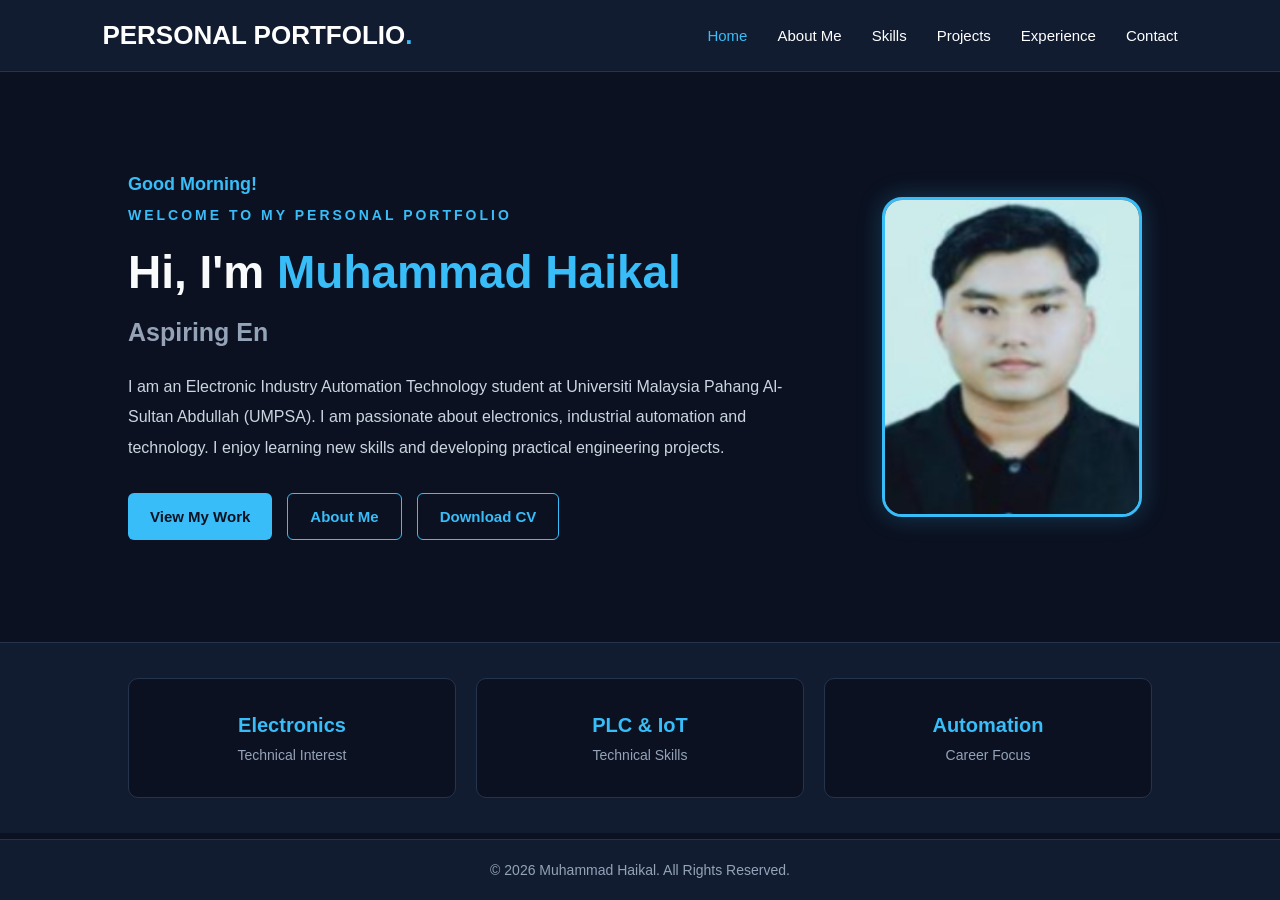
<file: index.html>
<!DOCTYPE html>
<html lang="en">

<head>
    <meta charset="UTF-8">
    <meta name="viewport" content="width=device-width, initial-scale=1.0">

    <title>Home | Muhammad Haikal</title>

    <link rel="stylesheet" href="css/style.css">
</head>

<body>

    <!-- NAVIGATION BAR -->
    <header>
        <nav class="navbar">

            <a href="index.html" class="logo">
                PERSONAL PORTFOLIO<span>.</span>
            </a>

            <button class="menu-toggle" id="menu-toggle"
                    aria-label="Toggle navigation"
                    aria-expanded="false">
                ☰
            </button>

            <ul class="nav-links" id="navbar">
                <li><a href="index.html" class="active">Home</a></li>
                <li><a href="about.html">About Me</a></li>
                <li><a href="skills.html">Skills</a></li>
                <li><a href="projects.html">Projects</a></li>
                <li><a href="experience.html">Experience</a></li>
                <li><a href="contact.html">Contact</a></li>
            </ul>

        </nav>
    </header>

    <!-- MAIN CONTENT -->
    <main>

        <section class="hero">

            <div class="hero-content">

                <p class="welcome-text">
                    WELCOME TO MY PERSONAL PORTFOLIO
                </p>

                <h1>
                    Hi, I'm <span>Muhammad Haikal</span>
                </h1>

                <h2>
                    Aspiring Engineering Technologist
                </h2>

                <p class="description">
                    I am an Electronic Industry Automation
                    Technology student at Universiti Malaysia
                    Pahang Al-Sultan Abdullah (UMPSA).

                    I am passionate about electronics, industrial
                    automation and technology. I enjoy learning
                    new skills and developing practical
                    engineering projects.
                </p>

                <div class="hero-buttons">

                    <a href="projects.html" class="btn-primary">
                        View My Work
                    </a>

                    <a href="about.html" class="btn-secondary">
                        About Me
                    </a>

                    <a href="docs/My%20Resume.pdf" class="btn-secondary" download>
                        Download CV
                    </a>

                </div>

            </div>

            <div class="hero-image">

                <img src="images/profile.png"
                     alt="Muhammad Haikal Profile Photo">

            </div>

        </section>

        <!-- QUICK HIGHLIGHTS -->
        <section class="highlights">

            <div class="highlight-card">
                <h3>Electronics</h3>
                <p>Technical Interest</p>
            </div>

            <div class="highlight-card">
                <h3>PLC & IoT</h3>
                <p>Technical Skills</p>
            </div>

            <div class="highlight-card">
                <h3>Automation</h3>
                <p>Career Focus</p>
            </div>

        </section>

    </main>

    <!-- FOOTER -->
    <footer>
        <p>
            &copy; <span id="year">2026</span>
            Muhammad Haikal. All Rights Reserved.
        </p>
    </footer>

    <script src="js/script.js"></script>

</body>
</html>
</file>
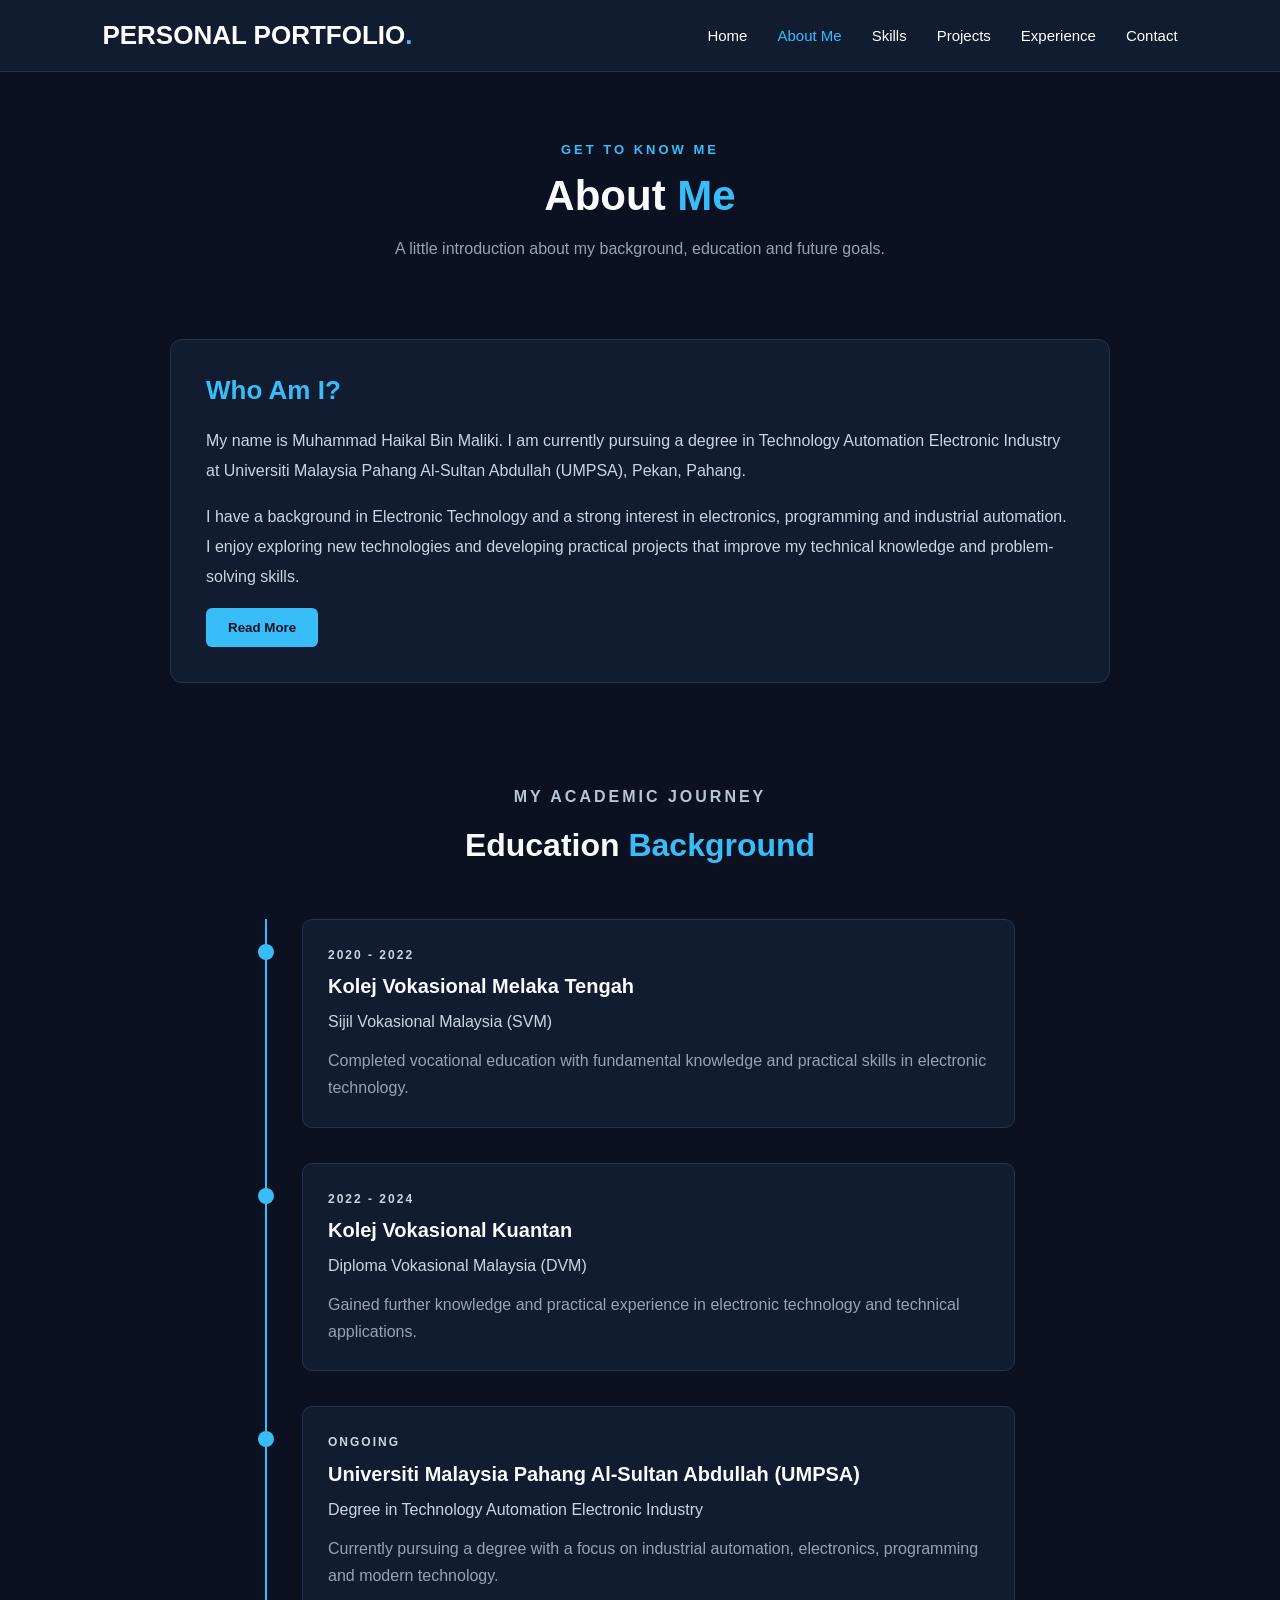
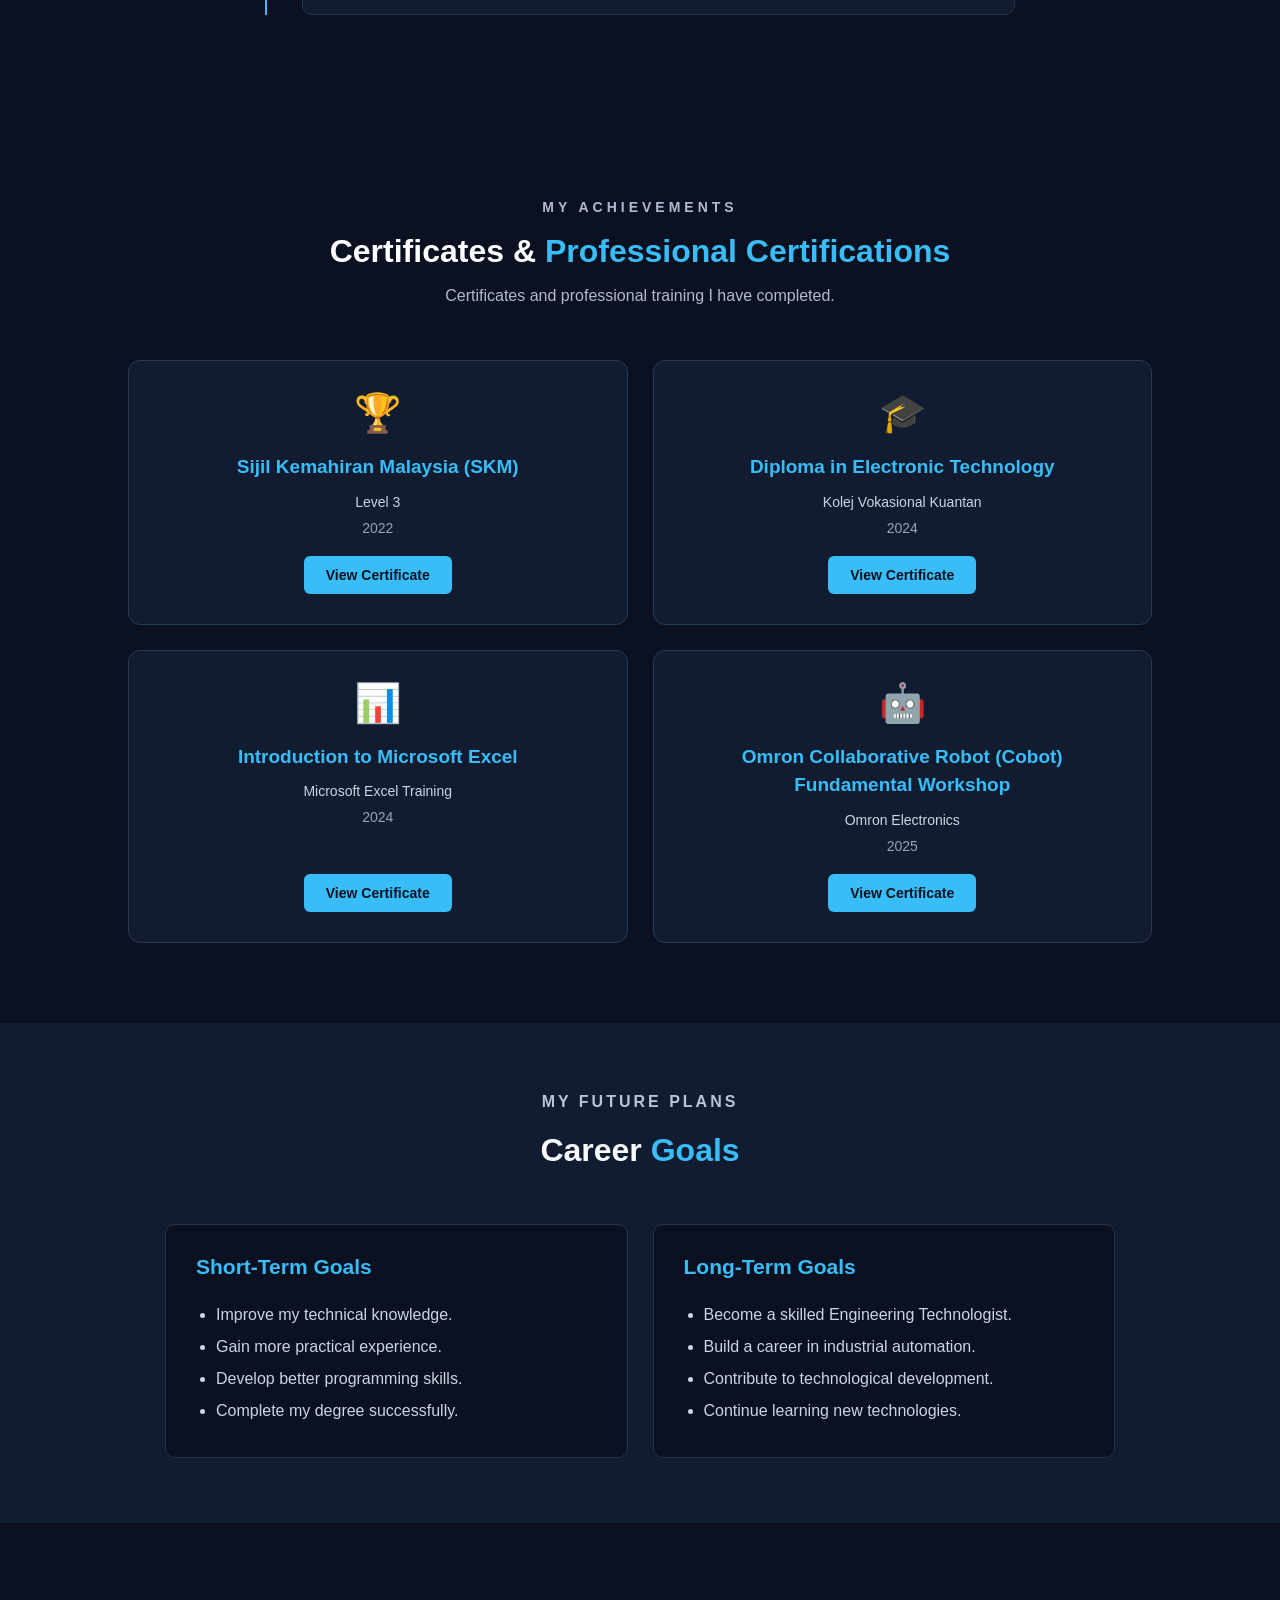
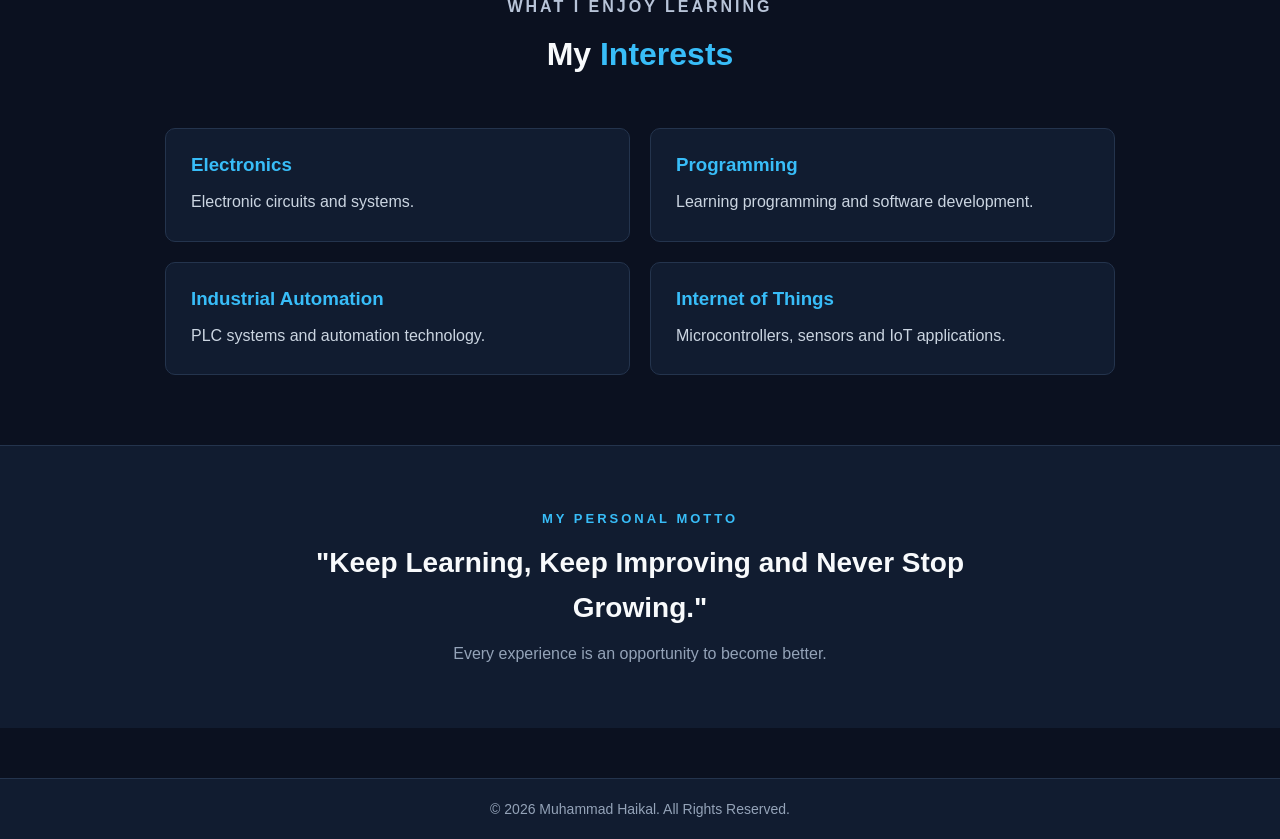
<file: about.html>
<!DOCTYPE html>
<html lang="en">

<head>
    <meta charset="UTF-8">
    <meta name="viewport" content="width=device-width, initial-scale=1.0">

    <title>About Me | Muhammad Haikal</title>

    <link rel="stylesheet" href="css/style.css">
</head>

<body>

    <!-- NAVIGATION BAR -->
    <header>
        <nav class="navbar">

            <a href="index.html" class="logo">
                PERSONAL PORTFOLIO<span>.</span>
            </a>

            <button class="menu-toggle" id="menu-toggle"
                    aria-label="Toggle navigation"
                    aria-expanded="false">
                ☰
            </button>

            <ul class="nav-links" id="navbar">
                <li><a href="index.html">Home</a></li>
                <li><a href="about.html" class="active">About Me</a></li>
                <li><a href="skills.html">Skills</a></li>
                <li><a href="projects.html">Projects</a></li>
                <li><a href="experience.html">Experience</a></li>
                <li><a href="contact.html">Contact</a></li>
            </ul>

        </nav>
    </header>


    <!-- MAIN CONTENT -->
    <main class="about-page">

        <!-- PAGE TITLE -->
        <section class="page-heading">

            <p class="section-label">GET TO KNOW ME</p>

            <h1>About <span>Me</span></h1>

            <p>
                A little introduction about my background,
                education and future goals.
            </p>

        </section>


        <!-- PERSONAL BACKGROUND -->
        <section class="about-section">

            <div class="about-content">

                <h2>Who Am I?</h2>

                <p>
                    My name is Muhammad Haikal Bin Maliki.
                    I am currently pursuing a degree in
                    Technology Automation Electronic Industry
                    at Universiti Malaysia Pahang Al-Sultan
                    Abdullah (UMPSA), Pekan, Pahang.
                </p>

                <p>
                    I have a background in Electronic Technology
                    and a strong interest in electronics,
                    programming and industrial automation.
                    I enjoy exploring new technologies and
                    developing practical projects that improve
                    my technical knowledge and problem-solving skills.
                </p>

                <div id="more-content" class="more-content">

                    <p>
                        Throughout my studies, I have gained
                        exposure to different areas of technology,
                        including PLC programming, microcontrollers,
                        Internet of Things (IoT) and electronic systems.
                    </p>

                    <p>
                        I believe that continuous learning and
                        practical experience are important for
                        personal and professional development.
                    </p>

                </div>

                <button id="read-more-btn" class="read-more-btn">
                    Read More
                </button>

            </div>

        </section>


        <!-- EDUCATION -->
        <section class="education-section">

            <div class="section-heading">

                <p class="section-label">MY ACADEMIC JOURNEY</p>

                <h2>Education <span>Background</span></h2>

            </div>


            <div class="timeline">

                <!-- SVM -->
                <div class="timeline-item">

                    <div class="timeline-dot"></div>

                    <div class="timeline-card">

                        <p class="timeline-label">
                            2020 - 2022
                        </p>

                        <h3>
                            Kolej Vokasional Melaka Tengah
                        </h3>

                        <p>
                            Sijil Vokasional Malaysia (SVM)
                        </p>

                        <p class="timeline-description">
                            Completed vocational education with
                            fundamental knowledge and practical
                            skills in electronic technology.
                        </p>

                    </div>

                </div>


                <!-- DVM -->
                <div class="timeline-item">

                    <div class="timeline-dot"></div>

                    <div class="timeline-card">

                        <p class="timeline-label">
                            2022 - 2024
                        </p>

                        <h3>
                            Kolej Vokasional Kuantan
                        </h3>

                        <p>
                            Diploma Vokasional Malaysia (DVM)
                        </p>

                        <p class="timeline-description">
                            Gained further knowledge and practical
                            experience in electronic technology
                            and technical applications.
                        </p>

                    </div>

                </div>


                <!-- DEGREE -->
                <div class="timeline-item">

                    <div class="timeline-dot"></div>

                    <div class="timeline-card">

                        <p class="timeline-label">
                            ONGOING
                        </p>

                        <h3>
                            Universiti Malaysia Pahang
                            Al-Sultan Abdullah (UMPSA)
                        </h3>

                        <p>
                            Degree in Technology Automation
                            Electronic Industry
                        </p>

                        <p class="timeline-description">
                            Currently pursuing a degree with a focus
                            on industrial automation, electronics,
                            programming and modern technology.
                        </p>

                    </div>

                </div>

            </div>

        </section>


        <!-- CERTIFICATES SECTION -->
        <section class="certificates-section" id="certificates">

            <div class="section-heading">

                <p class="section-label">MY ACHIEVEMENTS</p>

                <h2>Certificates & <span>Professional Certifications</span></h2>

                <p>
                    Certificates and professional training I have completed.
                </p>

            </div>

            <div class="certificate-container">

                <!-- Certificate 1 -->
                <div class="certificate-card">

                    <div class="certificate-icon">🏆</div>

                    <h3>Sijil Kemahiran Malaysia (SKM)</h3>

                    <p>Level 3</p>

                    <span>2022</span>

                    <a href="docs/Certificates/SKM-Level-3-2022.pdf"
                       target="_blank" class="certificate-btn">
                        View Certificate
                    </a>

                </div>


                <!-- Certificate 2 -->
                <div class="certificate-card">

                    <div class="certificate-icon">🎓</div>

                    <h3>Diploma in Electronic Technology</h3>

                    <p>Kolej Vokasional Kuantan</p>

                    <span>2024</span>

                    <a href="docs/Certificates/Diploma-Teknologi-Elektronik-2024.pdf"
                       target="_blank" class="certificate-btn">
                        View Certificate
                    </a>

                </div>


                <!-- Certificate 3 -->
                <div class="certificate-card">

                    <div class="certificate-icon">📊</div>

                    <h3>Introduction to Microsoft Excel</h3>

                    <p>Microsoft Excel Training</p>

                    <span>2024</span>

                    <a href="docs/Certificates/Introduction-to-Microsoft-Excel-2024.pdf"
                       target="_blank" class="certificate-btn">
                        View Certificate
                    </a>

                </div>


                <!-- Certificate 4 -->
                <div class="certificate-card">

                    <div class="certificate-icon">🤖</div>

                    <h3>Omron Collaborative Robot (Cobot) Fundamental Workshop</h3>

                    <p>Omron Electronics</p>

                    <span>2025</span>

                    <a href="docs/Certificates/Omron-Cobot-Fundamental-Workshop-2025.pdf"
                       target="_blank" class="certificate-btn">
                        View Certificate
                    </a>

                </div>

            </div>

        </section>


        <!-- CAREER GOALS -->
        <section class="goals-section">

            <div class="section-heading">

                <p class="section-label">MY FUTURE PLANS</p>

                <h2>Career <span>Goals</span></h2>

            </div>


            <div class="goals-container">

                <div class="goal-card">

                    <h3>Short-Term Goals</h3>

                    <ul>
                        <li>Improve my technical knowledge.</li>
                        <li>Gain more practical experience.</li>
                        <li>Develop better programming skills.</li>
                        <li>Complete my degree successfully.</li>
                    </ul>

                </div>


                <div class="goal-card">

                    <h3>Long-Term Goals</h3>

                    <ul>
                        <li>Become a skilled Engineering Technologist.</li>
                        <li>Build a career in industrial automation.</li>
                        <li>Contribute to technological development.</li>
                        <li>Continue learning new technologies.</li>
                    </ul>

                </div>

            </div>

        </section>


        <!-- INTERESTS -->
        <section class="interests-section">

            <div class="section-heading">

                <p class="section-label">WHAT I ENJOY LEARNING</p>

                <h2>My <span>Interests</span></h2>

            </div>


            <div class="interests-container">

                <div class="interest-card">
                    <h3>Electronics</h3>
                    <p>Electronic circuits and systems.</p>
                </div>

                <div class="interest-card">
                    <h3>Programming</h3>
                    <p>Learning programming and software development.</p>
                </div>

                <div class="interest-card">
                    <h3>Industrial Automation</h3>
                    <p>PLC systems and automation technology.</p>
                </div>

                <div class="interest-card">
                    <h3>Internet of Things</h3>
                    <p>Microcontrollers, sensors and IoT applications.</p>
                </div>

            </div>

        </section>


        <!-- PERSONAL MOTTO -->
        <section class="motto-section">

            <p class="section-label">MY PERSONAL MOTTO</p>

            <h2>
                "Keep Learning, Keep Improving
                and Never Stop Growing."
            </h2>

            <p>
                Every experience is an opportunity to become better.
            </p>

        </section>

    </main>


    <!-- FOOTER -->
    <footer>

        <p>
            &copy; <span id="year">2026</span>
            Muhammad Haikal. All Rights Reserved.
        </p>

    </footer>


    <script src="js/script.js"></script>

</body>
</html>
</file>
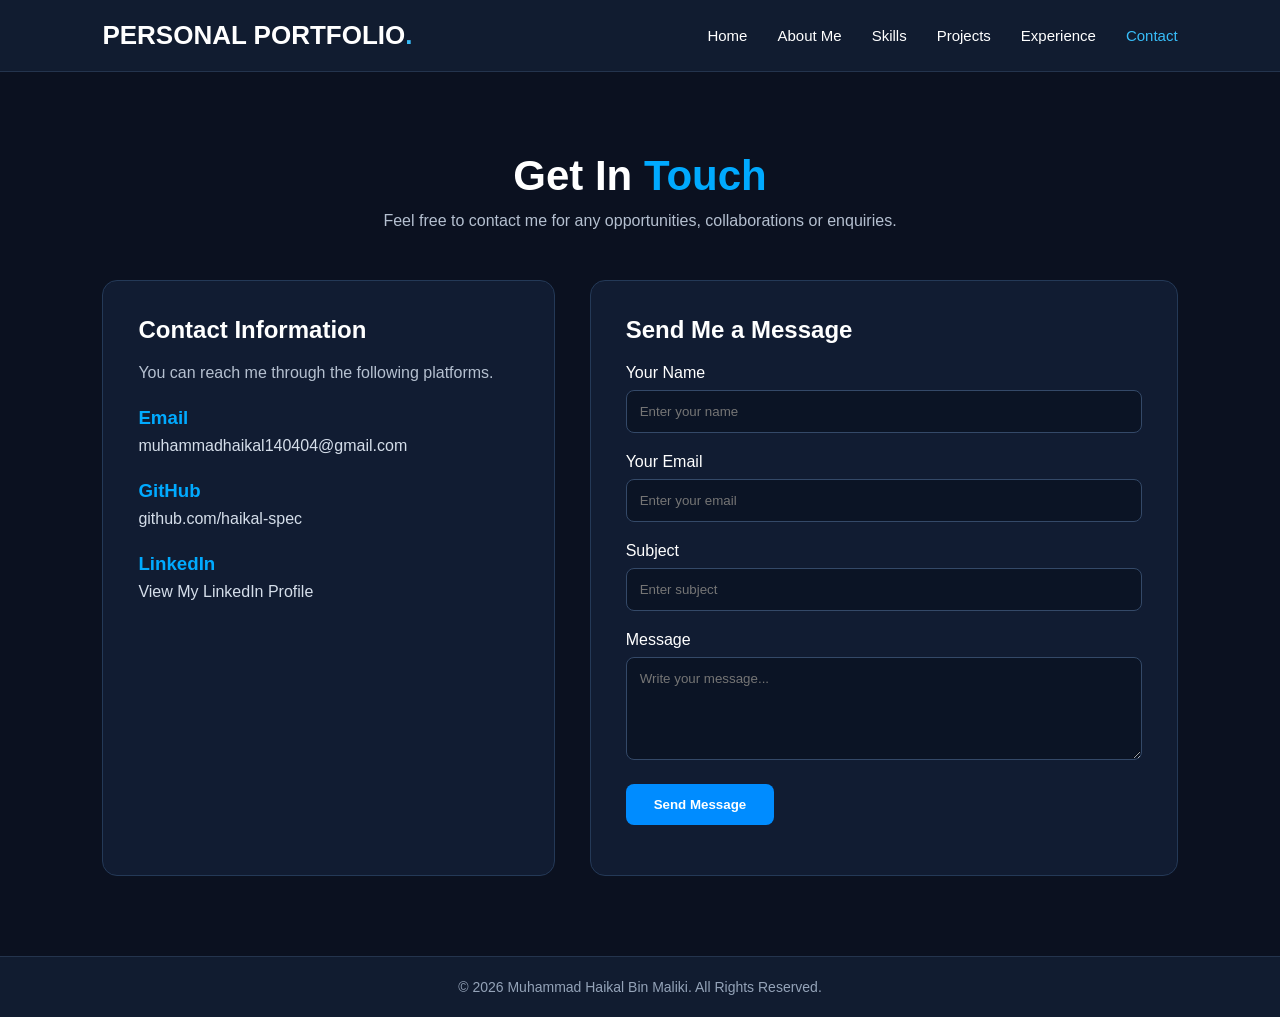
<file: contact.html>
<!DOCTYPE html>
<html lang="en">

<head>
    <meta charset="UTF-8">
    <meta name="viewport" content="width=device-width, initial-scale=1.0">

    <title>Contact | Muhammad Haikal</title>

    <link rel="stylesheet" href="css/style.css">
</head>

<body>

    <!-- NAVIGATION BAR -->
    <header>
        <nav class="navbar">

            <a href="index.html" class="logo">
                PERSONAL PORTFOLIO<span>.</span>
            </a>

            <button class="menu-toggle" id="menu-toggle"
                    aria-label="Toggle navigation"
                    aria-expanded="false">
                ☰
            </button>

            <ul class="nav-links" id="navbar">
                <li><a href="index.html">Home</a></li>
                <li><a href="about.html">About Me</a></li>
                <li><a href="skills.html">Skills</a></li>
                <li><a href="projects.html">Projects</a></li>
                <li><a href="experience.html">Experience</a></li>
                <li><a href="contact.html" class="active">Contact</a></li>
            </ul>

        </nav>
    </header>


    <!-- MAIN CONTENT -->
    <main>

        <section class="contact-section">

            <div class="contact-heading">

                <h1>Get In <span>Touch</span></h1>

                <p>
                    Feel free to contact me for any opportunities,
                    collaborations or enquiries.
                </p>

            </div>


            <div class="contact-container">

                <!-- CONTACT INFORMATION -->
                <div class="contact-info">

                    <h2>Contact Information</h2>

                    <p class="contact-description">
                        You can reach me through the following platforms.
                    </p>


                    <div class="contact-item">

                        <h3>Email</h3>

                        <a href="mailto:muhammadhaikal140404@gmail.com">
                            muhammadhaikal140404@gmail.com
                        </a>

                    </div>


                    <div class="contact-item">

                        <h3>GitHub</h3>

                        <a href="https://github.com/haikal-spec"
                           target="_blank" rel="noopener noreferrer">
                            github.com/haikal-spec
                        </a>

                    </div>


                    <div class="contact-item">

                        <h3>LinkedIn</h3>

                        <a href="https://www.linkedin.com/in/muhammad-haikal-bin-maliki-aa6266338/"
                           target="_blank" rel="noopener noreferrer">
                            View My LinkedIn Profile
                        </a>

                    </div>

                </div>


                <!-- CONTACT FORM -->
                <div class="contact-form">

                    <h2>Send Me a Message</h2>

                    <form id="contactForm" novalidate>

                        <div class="form-group">

                            <label for="name">Your Name</label>

                            <input type="text" id="name"
                                   placeholder="Enter your name" required>

                        </div>


                        <div class="form-group">

                            <label for="email">Your Email</label>

                            <input type="email" id="email"
                                   placeholder="Enter your email" required>

                        </div>


                        <div class="form-group">

                            <label for="subject">Subject</label>

                            <input type="text" id="subject"
                                   placeholder="Enter subject" required>

                        </div>


                        <div class="form-group">

                            <label for="message">Message</label>

                            <textarea id="message" rows="5"
                                      placeholder="Write your message..."
                                      required></textarea>

                        </div>


                        <button type="submit">
                            Send Message
                        </button>

                        <p id="form-status" aria-live="polite"></p>

                    </form>

                </div>

            </div>

        </section>

    </main>


    <!-- FOOTER -->
    <footer>

        <p>
            &copy; <span id="year">2026</span>
            Muhammad Haikal Bin Maliki. All Rights Reserved.
        </p>

    </footer>


    <!-- JAVASCRIPT -->
    <script src="js/script.js"></script>

</body>
</html>
</file>
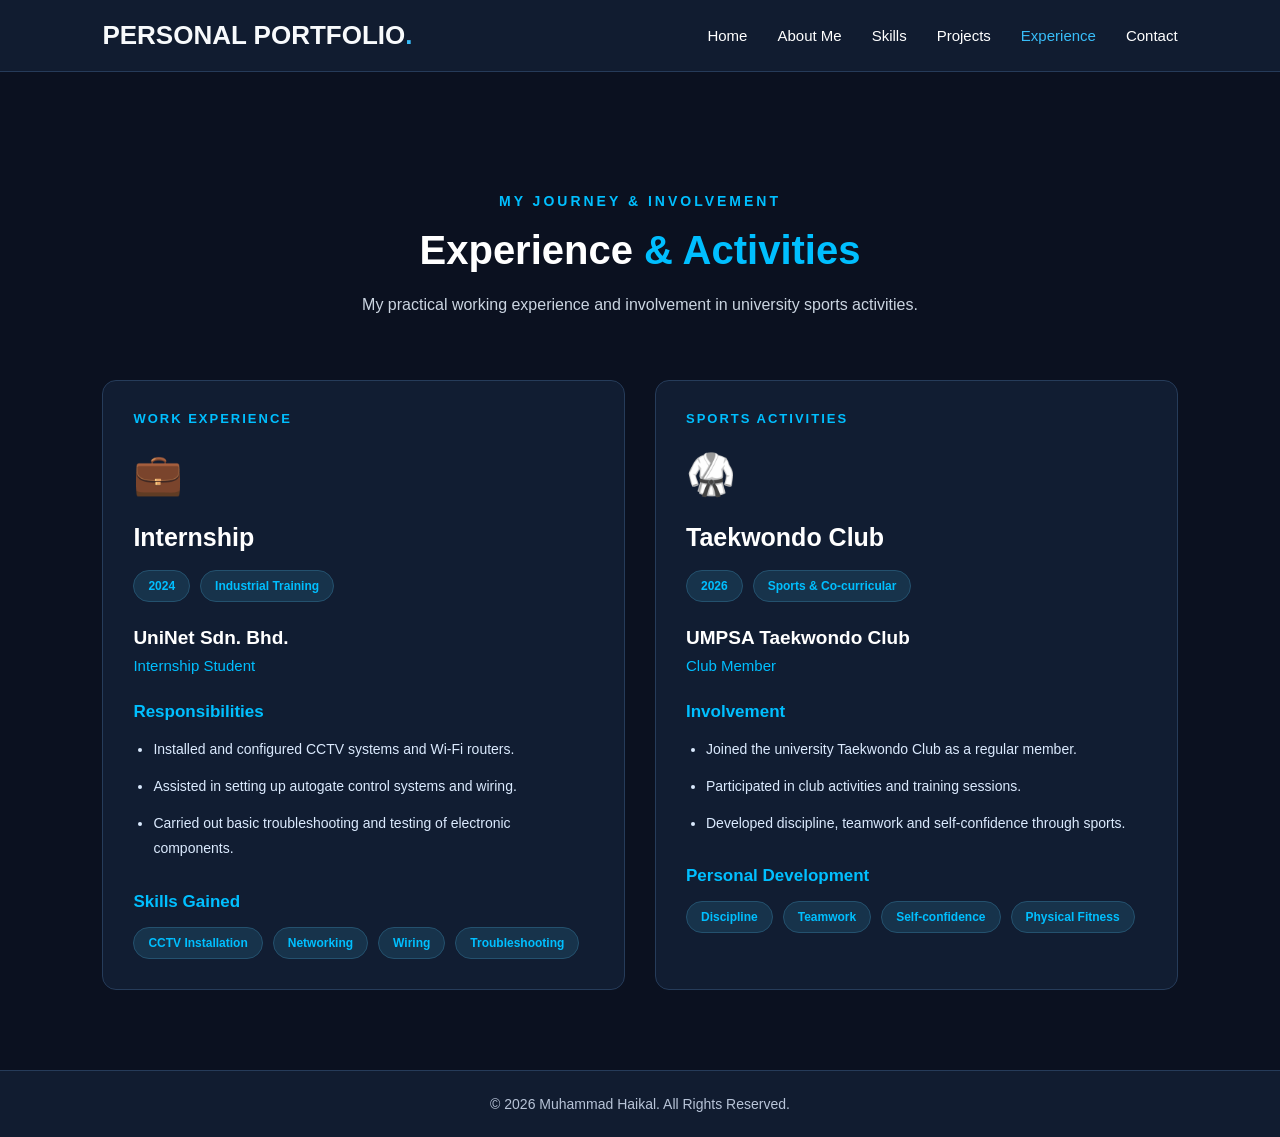
<file: experience.html>
<!DOCTYPE html>
<html lang="en">

<head>
    <meta charset="UTF-8">
    <meta name="viewport" content="width=device-width, initial-scale=1.0">

    <title>Experience & Activities | Muhammad Haikal</title>

    <link rel="stylesheet" href="css/style.css">

    <style>
        /* MOBILE HAMBURGER MENU */
        .menu-toggle {
            display: none;
            background: transparent;
            border: none;
            color: #00baff;
            font-size: 28px;
            cursor: pointer;
            padding: 5px 10px;
        }

        @media screen and (max-width: 768px) {

            .header {
                display: flex;
                flex-wrap: wrap;
                justify-content: space-between;
                align-items: center;
            }

            .menu-toggle {
                display: block;
            }

            .header .navbar {
                display: none;
                width: 100%;
                flex-direction: column;
                align-items: center;
                gap: 0;
                padding-top: 15px;
            }

            .header .navbar.active {
                display: flex;
            }

            .header .navbar a {
                display: block;
                width: 100%;
                text-align: center;
                padding: 12px;
            }
        }
    </style>

</head>

<body>

    <!-- Navigation Bar -->
    <header class="header">

        <a href="index.html" class="logo">
            PERSONAL PORTFOLIO<span>.</span>
        </a>

        <button class="menu-toggle" id="menu-toggle"
                aria-label="Toggle navigation"
                aria-expanded="false">
            ☰
        </button>

        <nav class="navbar" id="navbar">
            <a href="index.html">Home</a>
            <a href="about.html">About Me</a>
            <a href="skills.html">Skills</a>
            <a href="projects.html">Projects</a>
            <a href="experience.html" class="active">Experience</a>
            <a href="contact.html">Contact</a>
        </nav>

    </header>


    <!-- Experience Section -->
    <section class="experience-section">

        <div class="experience-heading">

            <span>MY JOURNEY & INVOLVEMENT</span>

            <h1>Experience <span>& Activities</span></h1>

            <p>
                My practical working experience and involvement
                in university sports activities.
            </p>

        </div>


        <div class="experience-container">


            <!-- WORK EXPERIENCE -->
            <div class="experience-card">

                <div class="experience-number">
                    WORK EXPERIENCE
                </div>

                <div class="experience-icon">💼</div>

                <h2>Internship</h2>

                <div class="experience-tags">
                    <span>2024</span>
                    <span>Industrial Training</span>
                </div>

                <h3>UniNet Sdn. Bhd.</h3>

                <p class="experience-role">
                    Internship Student
                </p>

                <div class="experience-details">

                    <h4>Responsibilities</h4>

                    <ul>
                        <li>
                            Installed and configured CCTV systems
                            and Wi-Fi routers.
                        </li>

                        <li>
                            Assisted in setting up autogate control
                            systems and wiring.
                        </li>

                        <li>
                            Carried out basic troubleshooting and
                            testing of electronic components.
                        </li>
                    </ul>

                </div>

                <div class="experience-skills">

                    <h4>Skills Gained</h4>

                    <div class="experience-tools">
                        <span>CCTV Installation</span>
                        <span>Networking</span>
                        <span>Wiring</span>
                        <span>Troubleshooting</span>
                    </div>

                </div>

            </div>



            <!-- SPORTS ACTIVITIES -->
            <div class="experience-card">

                <div class="experience-number">
                    SPORTS ACTIVITIES
                </div>

                <div class="experience-icon">🥋</div>

                <h2>Taekwondo Club</h2>

                <div class="experience-tags">
                    <span>2026</span>
                    <span>Sports & Co-curricular</span>
                </div>

                <h3>UMPSA Taekwondo Club</h3>

                <p class="experience-role">
                    Club Member
                </p>

                <div class="experience-details">

                    <h4>Involvement</h4>

                    <ul>
                        <li>
                            Joined the university Taekwondo Club
                            as a regular member.
                        </li>

                        <li>
                            Participated in club activities and
                            training sessions.
                        </li>

                        <li>
                            Developed discipline, teamwork and
                            self-confidence through sports.
                        </li>
                    </ul>

                </div>

                <div class="experience-skills">

                    <h4>Personal Development</h4>

                    <div class="experience-tools">
                        <span>Discipline</span>
                        <span>Teamwork</span>
                        <span>Self-confidence</span>
                        <span>Physical Fitness</span>
                    </div>

                </div>

            </div>


        </div>

    </section>



    <!-- Footer -->
    <footer class="footer">

        <p>
            &copy; 2026 Muhammad Haikal.
            All Rights Reserved.
        </p>

    </footer>


    <!-- Hamburger Menu JavaScript -->
    <script>

        const menuToggle = document.getElementById("menu-toggle");
        const navbar = document.getElementById("navbar");

        if (menuToggle && navbar) {

            menuToggle.addEventListener("click", function () {

                navbar.classList.toggle("active");

                const isOpen = navbar.classList.contains("active");

                menuToggle.textContent = isOpen ? "✕" : "☰";

                menuToggle.setAttribute("aria-expanded", isOpen);

            });

            navbar.querySelectorAll("a").forEach(function (link) {

                link.addEventListener("click", function () {

                    navbar.classList.remove("active");

                    menuToggle.textContent = "☰";

                    menuToggle.setAttribute("aria-expanded", "false");

                });

            });

        }

    </script>

</body>
</html>
</file>
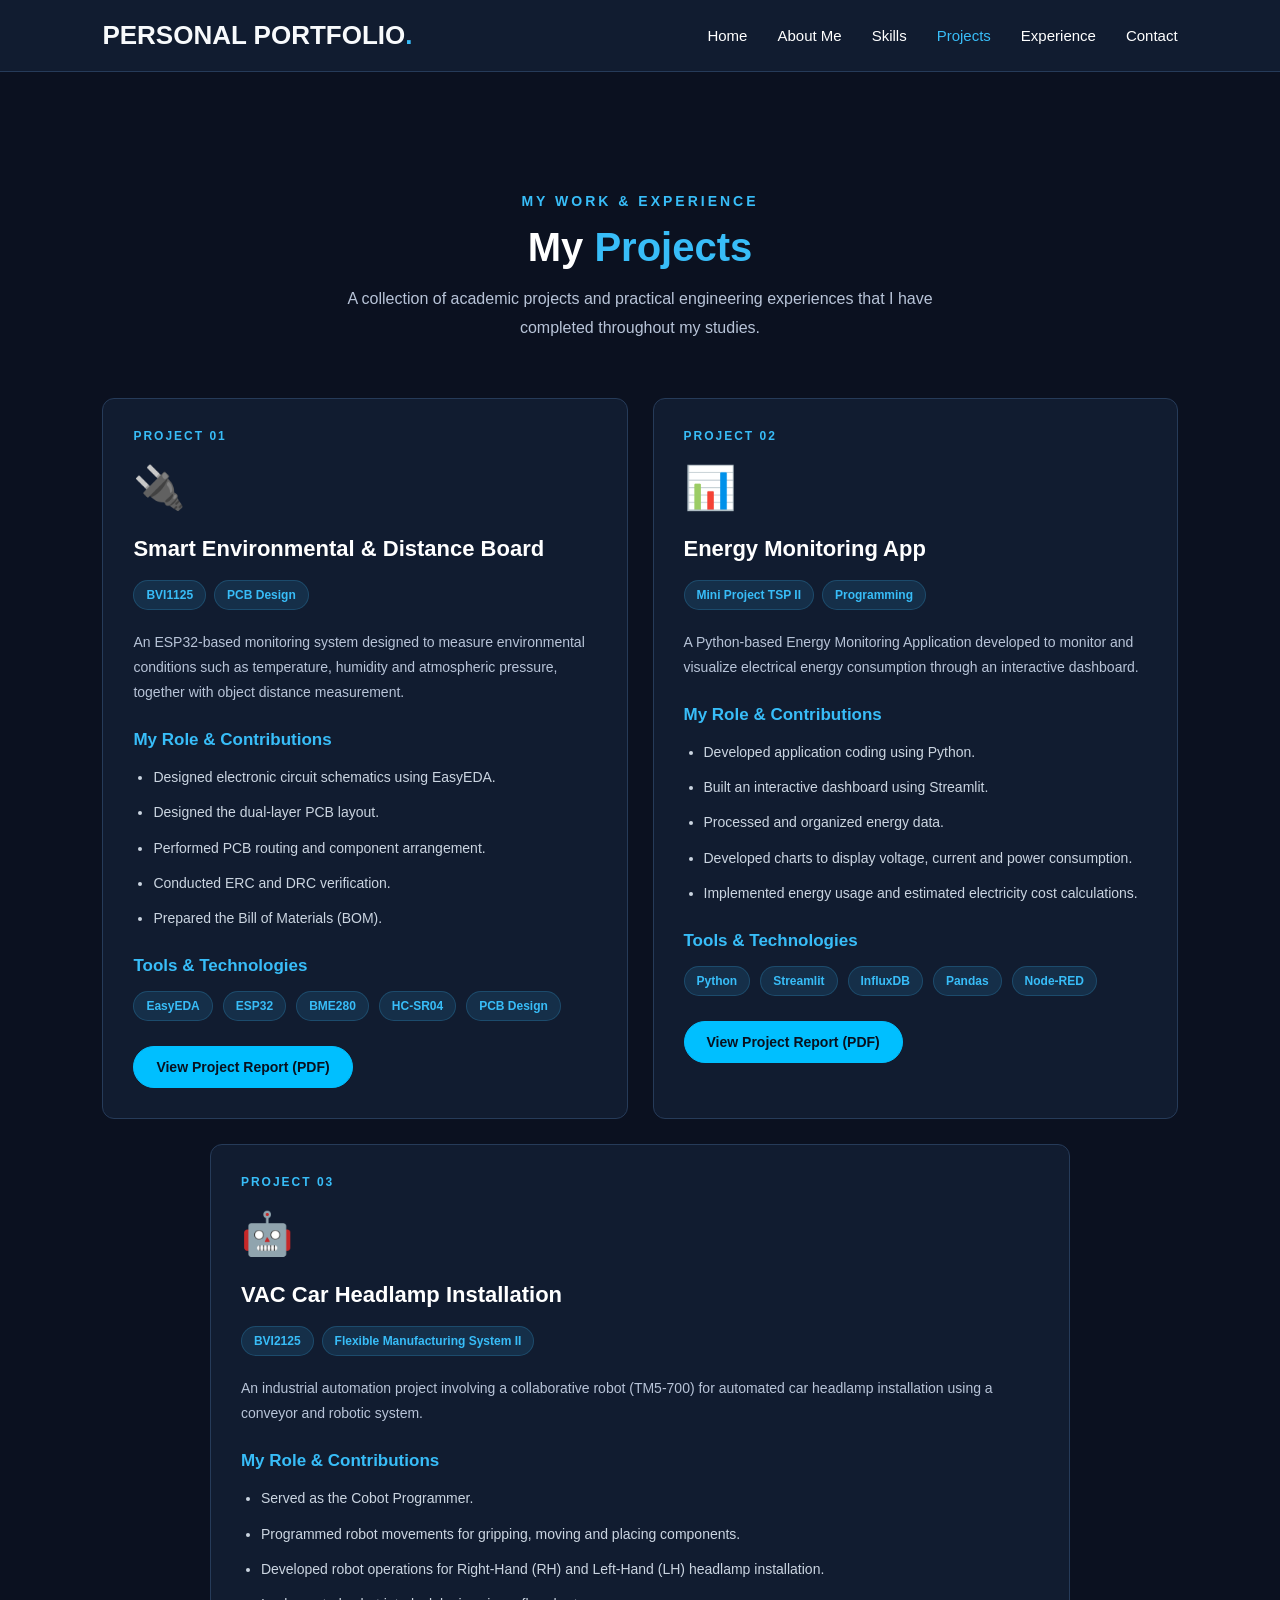
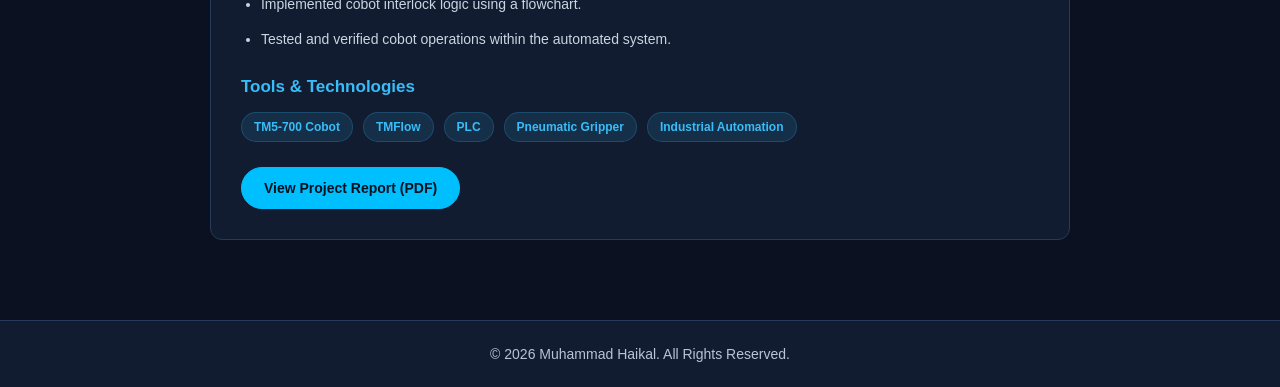
<file: projects.html>
<!DOCTYPE html>
<html lang="en">

<head>
    <meta charset="UTF-8">
    <meta name="viewport" content="width=device-width, initial-scale=1.0">

    <title>Projects | Muhammad Haikal</title>

    <link rel="stylesheet" href="css/style.css">

    <style>
        /* MOBILE HAMBURGER MENU */
        .menu-toggle {
            display: none;
            background: transparent;
            border: none;
            color: #00baff;
            font-size: 28px;
            cursor: pointer;
            padding: 5px 10px;
        }

        @media screen and (max-width: 768px) {

            .header {
                display: flex;
                flex-wrap: wrap;
                justify-content: space-between;
                align-items: center;
            }

            .menu-toggle {
                display: block;
            }

            .header .navbar {
                display: none;
                width: 100%;
                flex-direction: column;
                align-items: center;
                gap: 0;
                padding-top: 15px;
            }

            .header .navbar.active {
                display: flex;
            }

            .header .navbar a {
                display: block;
                width: 100%;
                text-align: center;
                padding: 12px;
            }
        }
    </style>
</head>

<body>

    <!-- Navigation Bar -->
    <header class="header">

        <a href="index.html" class="logo">
            PERSONAL PORTFOLIO<span>.</span>
        </a>

        <button class="menu-toggle" id="menu-toggle"
                aria-label="Toggle navigation"
                aria-expanded="false">
            ☰
        </button>

        <nav class="navbar" id="navbar">
            <a href="index.html">Home</a>
            <a href="about.html">About Me</a>
            <a href="skills.html">Skills</a>
            <a href="projects.html" class="active">Projects</a>
            <a href="experience.html">Experience</a>
            <a href="contact.html">Contact</a>
        </nav>

    </header>


    <!-- Projects Section -->
    <section class="projects-section">

        <div class="projects-heading">

            <span>MY WORK & EXPERIENCE</span>

            <h1>My <span>Projects</span></h1>

            <p>
                A collection of academic projects and practical
                engineering experiences that I have completed
                throughout my studies.
            </p>

        </div>


        <div class="projects-container">


            <!-- PROJECT 1 -->
            <div class="project-card">

                <div class="project-number">PROJECT 01</div>

                <div class="project-icon">🔌</div>

                <h2>Smart Environmental & Distance Board</h2>

                <div class="project-tags">
                    <span>BVI1125</span>
                    <span>PCB Design</span>
                </div>

                <p class="project-description">
                    An ESP32-based monitoring system designed
                    to measure environmental conditions such as
                    temperature, humidity and atmospheric pressure,
                    together with object distance measurement.
                </p>

                <div class="project-details">

                    <h3>My Role & Contributions</h3>

                    <ul>
                        <li>
                            Designed electronic circuit schematics
                            using EasyEDA.
                        </li>

                        <li>
                            Designed the dual-layer PCB layout.
                        </li>

                        <li>
                            Performed PCB routing and component
                            arrangement.
                        </li>

                        <li>
                            Conducted ERC and DRC verification.
                        </li>

                        <li>
                            Prepared the Bill of Materials (BOM).
                        </li>
                    </ul>

                </div>

                <div class="project-tools">

                    <h3>Tools & Technologies</h3>

                    <div class="tools-list">
                        <span>EasyEDA</span>
                        <span>ESP32</span>
                        <span>BME280</span>
                        <span>HC-SR04</span>
                        <span>PCB Design</span>
                    </div>

                </div>

                <a href="report/BVI1125_Group9_FinalReport.pdf"
                   target="_blank"
                   class="project-report-btn">
                    View Project Report (PDF)
                </a>

            </div>



            <!-- PROJECT 2 -->
            <div class="project-card">

                <div class="project-number">PROJECT 02</div>

                <div class="project-icon">📊</div>

                <h2>Energy Monitoring App</h2>

                <div class="project-tags">
                    <span>Mini Project TSP II</span>
                    <span>Programming</span>
                </div>

                <p class="project-description">
                    A Python-based Energy Monitoring Application
                    developed to monitor and visualize electrical
                    energy consumption through an interactive
                    dashboard.
                </p>

                <div class="project-details">

                    <h3>My Role & Contributions</h3>

                    <ul>
                        <li>
                            Developed application coding using Python.
                        </li>

                        <li>
                            Built an interactive dashboard using Streamlit.
                        </li>

                        <li>
                            Processed and organized energy data.
                        </li>

                        <li>
                            Developed charts to display voltage,
                            current and power consumption.
                        </li>

                        <li>
                            Implemented energy usage and estimated
                            electricity cost calculations.
                        </li>
                    </ul>

                </div>

                <div class="project-tools">

                    <h3>Tools & Technologies</h3>

                    <div class="tools-list">
                        <span>Python</span>
                        <span>Streamlit</span>
                        <span>InfluxDB</span>
                        <span>Pandas</span>
                        <span>Node-RED</span>
                    </div>

                </div>

                <a href="report/SLIDE%20MINI%20PROJECT%20TSP%20II.pdf"
                   target="_blank"
                   class="project-report-btn">
                    View Project Report (PDF)
                </a>

            </div>



            <!-- PROJECT 3 -->
            <div class="project-card">

                <div class="project-number">PROJECT 03</div>

                <div class="project-icon">🤖</div>

                <h2>VAC Car Headlamp Installation</h2>

                <div class="project-tags">
                    <span>BVI2125</span>
                    <span>Flexible Manufacturing System II</span>
                </div>

                <p class="project-description">
                    An industrial automation project involving
                    a collaborative robot (TM5-700) for automated
                    car headlamp installation using a conveyor
                    and robotic system.
                </p>

                <div class="project-details">

                    <h3>My Role & Contributions</h3>

                    <ul>
                        <li>
                            Served as the Cobot Programmer.
                        </li>

                        <li>
                            Programmed robot movements for
                            gripping, moving and placing components.
                        </li>

                        <li>
                            Developed robot operations for
                            Right-Hand (RH) and Left-Hand (LH)
                            headlamp installation.
                        </li>

                        <li>
                            Implemented cobot interlock logic
                            using a flowchart.
                        </li>

                        <li>
                            Tested and verified cobot operations
                            within the automated system.
                        </li>
                    </ul>

                </div>

                <div class="project-tools">

                    <h3>Tools & Technologies</h3>

                    <div class="tools-list">
                        <span>TM5-700 Cobot</span>
                        <span>TMFlow</span>
                        <span>PLC</span>
                        <span>Pneumatic Gripper</span>
                        <span>Industrial Automation</span>
                    </div>

                </div>

                <a href="report/VC24025_VC24048_VC24053_VC24036_VC24023%20%283%29.pdf"
                   target="_blank"
                   class="project-report-btn">
                    View Project Report (PDF)
                </a>

            </div>


        </div>

    </section>



    <!-- Footer -->
    <footer class="footer">

        <p>
            &copy; 2026 Muhammad Haikal.
            All Rights Reserved.
        </p>

    </footer>


    <!-- Hamburger Menu JavaScript -->
    <script>
        const menuToggle = document.getElementById("menu-toggle");
        const navbar = document.getElementById("navbar");

        menuToggle.addEventListener("click", function () {

            navbar.classList.toggle("active");

            const isOpen = navbar.classList.contains("active");

            menuToggle.textContent = isOpen ? "✕" : "☰";

            menuToggle.setAttribute("aria-expanded", isOpen);

        });

        navbar.querySelectorAll("a").forEach(function (link) {

            link.addEventListener("click", function () {

                navbar.classList.remove("active");

                menuToggle.textContent = "☰";

                menuToggle.setAttribute("aria-expanded", "false");

            });

        });
    </script>

</body>
</html>
</file>
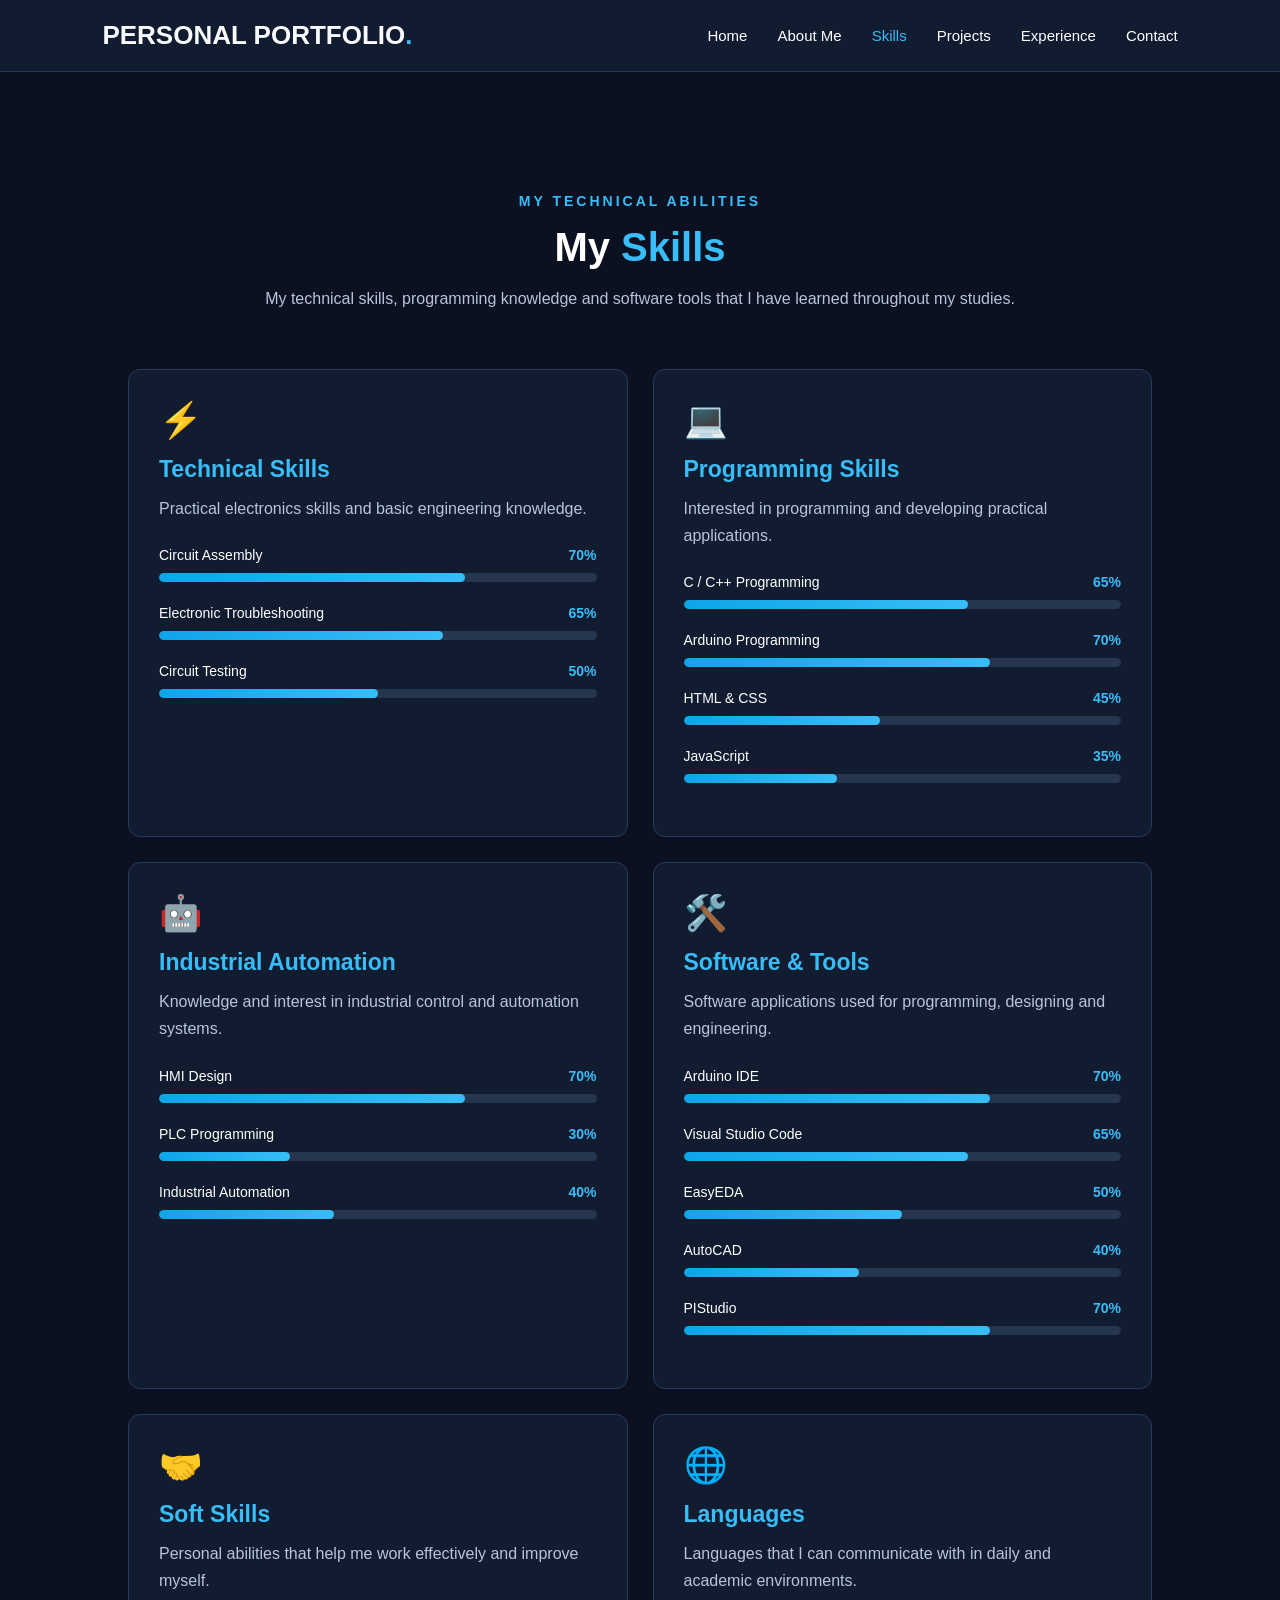
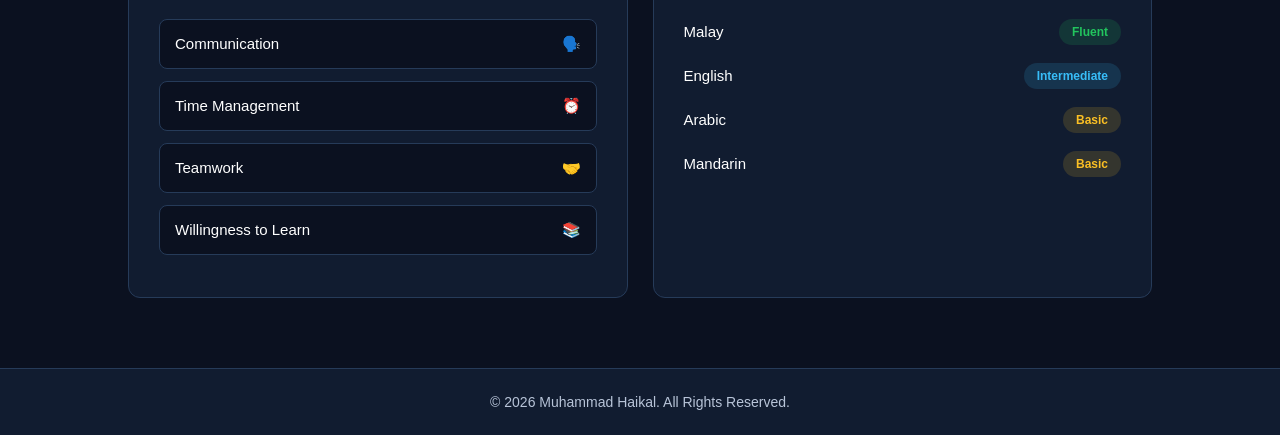
<file: skills.html>
<!DOCTYPE html>
<html lang="en">

<head>
    <meta charset="UTF-8">
    <meta name="viewport" content="width=device-width, initial-scale=1.0">

    <title>Skills | Muhammad Haikal</title>

    <link rel="stylesheet" href="css/style.css">

    <style>
        /* MOBILE HAMBURGER MENU */
        .menu-toggle {
            display: none;
            background: transparent;
            border: none;
            color: #00baff;
            font-size: 28px;
            cursor: pointer;
            padding: 5px 10px;
        }

        @media screen and (max-width: 768px) {

            .header {
                display: flex;
                flex-wrap: wrap;
                justify-content: space-between;
                align-items: center;
            }

            .menu-toggle {
                display: block;
            }

            .header .navbar {
                display: none;
                width: 100%;
                flex-direction: column;
                align-items: center;
                gap: 0;
                padding-top: 15px;
            }

            .header .navbar.active {
                display: flex;
            }

            .header .navbar a {
                display: block;
                width: 100%;
                text-align: center;
                padding: 12px;
            }
        }
    </style>
</head>

<body>

    <!-- Navigation Bar -->
    <header class="header">

        <a href="index.html" class="logo">
            PERSONAL PORTFOLIO<span>.</span>
        </a>

        <button class="menu-toggle" id="menu-toggle"
                aria-label="Toggle navigation"
                aria-expanded="false">
            ☰
        </button>

        <nav class="navbar" id="navbar">
            <a href="index.html">Home</a>
            <a href="about.html">About Me</a>
            <a href="skills.html" class="active">Skills</a>
            <a href="projects.html">Projects</a>
            <a href="experience.html">Experience</a>
            <a href="contact.html">Contact</a>
        </nav>

    </header>


    <!-- Skills Section -->
    <section class="skills-section">

        <div class="section-heading">

            <span>MY TECHNICAL ABILITIES</span>

            <h1>My <span>Skills</span></h1>

            <p>
                My technical skills, programming knowledge
                and software tools that I have learned
                throughout my studies.
            </p>

        </div>


        <div class="skills-container">


            <!-- 1. Technical Skills -->
            <div class="skill-card">

                <div class="skill-icon">⚡</div>

                <h2>Technical Skills</h2>

                <p>
                    Practical electronics skills and
                    basic engineering knowledge.
                </p>

                <div class="skill-item">

                    <div class="skill-info">
                        <span>Circuit Assembly</span>
                        <span>70%</span>
                    </div>

                    <div class="progress-bar">
                        <div class="progress" style="width: 70%;"></div>
                    </div>

                </div>


                <div class="skill-item">

                    <div class="skill-info">
                        <span>Electronic Troubleshooting</span>
                        <span>65%</span>
                    </div>

                    <div class="progress-bar">
                        <div class="progress" style="width: 65%;"></div>
                    </div>

                </div>


                <div class="skill-item">

                    <div class="skill-info">
                        <span>Circuit Testing</span>
                        <span>50%</span>
                    </div>

                    <div class="progress-bar">
                        <div class="progress" style="width: 50%;"></div>
                    </div>

                </div>

            </div>



            <!-- 2. Programming Skills -->
            <div class="skill-card">

                <div class="skill-icon">💻</div>

                <h2>Programming Skills</h2>

                <p>
                    Interested in programming and
                    developing practical applications.
                </p>


                <div class="skill-item">

                    <div class="skill-info">
                        <span>C / C++ Programming</span>
                        <span>65%</span>
                    </div>

                    <div class="progress-bar">
                        <div class="progress" style="width: 65%;"></div>
                    </div>

                </div>


                <div class="skill-item">

                    <div class="skill-info">
                        <span>Arduino Programming</span>
                        <span>70%</span>
                    </div>

                    <div class="progress-bar">
                        <div class="progress" style="width: 70%;"></div>
                    </div>

                </div>


                <div class="skill-item">

                    <div class="skill-info">
                        <span>HTML & CSS</span>
                        <span>45%</span>
                    </div>

                    <div class="progress-bar">
                        <div class="progress" style="width: 45%;"></div>
                    </div>

                </div>


                <div class="skill-item">

                    <div class="skill-info">
                        <span>JavaScript</span>
                        <span>35%</span>
                    </div>

                    <div class="progress-bar">
                        <div class="progress" style="width: 35%;"></div>
                    </div>

                </div>

            </div>



            <!-- 3. Industrial Automation -->
            <div class="skill-card">

                <div class="skill-icon">🤖</div>

                <h2>Industrial Automation</h2>

                <p>
                    Knowledge and interest in industrial
                    control and automation systems.
                </p>


                <div class="skill-item">

                    <div class="skill-info">
                        <span>HMI Design</span>
                        <span>70%</span>
                    </div>

                    <div class="progress-bar">
                        <div class="progress" style="width: 70%;"></div>
                    </div>

                </div>


                <div class="skill-item">

                    <div class="skill-info">
                        <span>PLC Programming</span>
                        <span>30%</span>
                    </div>

                    <div class="progress-bar">
                        <div class="progress" style="width: 30%;"></div>
                    </div>

                </div>


                <div class="skill-item">

                    <div class="skill-info">
                        <span>Industrial Automation</span>
                        <span>40%</span>
                    </div>

                    <div class="progress-bar">
                        <div class="progress" style="width: 40%;"></div>
                    </div>

                </div>

            </div>



            <!-- 4. Software & Tools -->
            <div class="skill-card">

                <div class="skill-icon">🛠️</div>

                <h2>Software & Tools</h2>

                <p>
                    Software applications used for
                    programming, designing and engineering.
                </p>


                <div class="skill-item">

                    <div class="skill-info">
                        <span>Arduino IDE</span>
                        <span>70%</span>
                    </div>

                    <div class="progress-bar">
                        <div class="progress" style="width: 70%;"></div>
                    </div>

                </div>


                <div class="skill-item">

                    <div class="skill-info">
                        <span>Visual Studio Code</span>
                        <span>65%</span>
                    </div>

                    <div class="progress-bar">
                        <div class="progress" style="width: 65%;"></div>
                    </div>

                </div>


                <div class="skill-item">

                    <div class="skill-info">
                        <span>EasyEDA</span>
                        <span>50%</span>
                    </div>

                    <div class="progress-bar">
                        <div class="progress" style="width: 50%;"></div>
                    </div>

                </div>


                <div class="skill-item">

                    <div class="skill-info">
                        <span>AutoCAD</span>
                        <span>40%</span>
                    </div>

                    <div class="progress-bar">
                        <div class="progress" style="width: 40%;"></div>
                    </div>

                </div>


                <div class="skill-item">

                    <div class="skill-info">
                        <span>PIStudio</span>
                        <span>70%</span>
                    </div>

                    <div class="progress-bar">
                        <div class="progress" style="width: 70%;"></div>
                    </div>

                </div>

            </div>



            <!-- 5. Soft Skills -->
            <div class="skill-card">

                <div class="skill-icon">🤝</div>

                <h2>Soft Skills</h2>

                <p>
                    Personal abilities that help me work
                    effectively and improve myself.
                </p>

                <div class="soft-skill-item">
                    <span>Communication</span>
                    <span>🗣️</span>
                </div>

                <div class="soft-skill-item">
                    <span>Time Management</span>
                    <span>⏰</span>
                </div>

                <div class="soft-skill-item">
                    <span>Teamwork</span>
                    <span>🤝</span>
                </div>

                <div class="soft-skill-item">
                    <span>Willingness to Learn</span>
                    <span>📚</span>
                </div>

            </div>



            <!-- 6. Languages -->
            <div class="skill-card">

                <div class="skill-icon">🌐</div>

                <h2>Languages</h2>

                <p>
                    Languages that I can communicate
                    with in daily and academic environments.
                </p>

                <div class="language-item">
                    <div class="language-info">
                        <span>Malay</span>
                        <span class="language-level fluent">
                            Fluent
                        </span>
                    </div>
                </div>

                <div class="language-item">
                    <div class="language-info">
                        <span>English</span>
                        <span class="language-level intermediate">
                            Intermediate
                        </span>
                    </div>
                </div>

                <div class="language-item">
                    <div class="language-info">
                        <span>Arabic</span>
                        <span class="language-level basic">
                            Basic
                        </span>
                    </div>
                </div>

                <div class="language-item">
                    <div class="language-info">
                        <span>Mandarin</span>
                        <span class="language-level basic">
                            Basic
                        </span>
                    </div>
                </div>

            </div>


        </div>

    </section>



    <!-- Footer -->
    <footer class="footer">

        <p>
            &copy; 2026 Muhammad Haikal.
            All Rights Reserved.
        </p>

    </footer>


    <!-- Hamburger Menu JavaScript -->
    <script>
        const menuToggle = document.getElementById("menu-toggle");
        const navbar = document.getElementById("navbar");

        if (menuToggle && navbar) {

            menuToggle.addEventListener("click", function () {

                navbar.classList.toggle("active");

                const isOpen = navbar.classList.contains("active");

                menuToggle.textContent = isOpen ? "✕" : "☰";

                menuToggle.setAttribute("aria-expanded", isOpen);

            });

            navbar.querySelectorAll("a").forEach(function (link) {

                link.addEventListener("click", function () {

                    navbar.classList.remove("active");

                    menuToggle.textContent = "☰";

                    menuToggle.setAttribute("aria-expanded", "false");

                });

            });

        }
    </script>

</body>
</html>
</file>
<file: css/style.css>
/* =========================================
   1. GENERAL SETTINGS
========================================= */

* {
    margin: 0;
    padding: 0;
    box-sizing: border-box;
}

html {
    scroll-behavior: smooth;
}

body {
    font-family: Arial, sans-serif;
    background-color: #0B1120;
    color: #F8FAFC;
    min-height: 100vh;

    display: flex;
    flex-direction: column;
}


/* =========================================
   2. NAVIGATION BAR
========================================= */

header {
    width: 100%;
    background-color: #111C30;
    border-bottom: 1px solid #24344D;
    padding: 20px 8%;
}

.navbar {
    display: flex;
    justify-content: space-between;
    align-items: center;
}

.logo {
    color: #F8FAFC;
    font-size: 26px;
    font-weight: bold;
    text-decoration: none;
}

.logo span {
    color: #38BDF8;
}

.nav-links {
    display: flex;
    align-items: center;
    list-style: none;
    gap: 30px;
}

.nav-links a {
    color: #CBD5E1;
    text-decoration: none;
    font-size: 15px;
    transition: 0.3s;
}

.nav-links a:hover,
.nav-links a.active {
    color: #38BDF8;
}


/* =========================================
   3. MAIN CONTENT
========================================= */

main {
    width: 100%;
    flex: 1;
}


/* =========================================
   4. HERO SECTION
========================================= */

.hero {
    width: 100%;
    min-height: 570px;

    display: flex;
    flex-direction: row;
    align-items: center;
    justify-content: space-between;

    gap: 50px;
    padding: 70px 10%;
}


/* LEFT SIDE */

.hero-content {
    flex: 1;
    min-width: 0;
    max-width: 750px;
}

.welcome-text {
    color: #38BDF8;
    font-size: 14px;
    font-weight: bold;
    letter-spacing: 3px;
    margin-bottom: 20px;
}

.hero h1 {
    font-size: 46px;
    line-height: 1.3;
    margin-bottom: 15px;
}

.hero h1 span {
    color: #38BDF8;
}

.hero h2 {
    color: #94A3B8;
    font-size: 25px;
    margin-bottom: 25px;
}

.description {
    color: #CBD5E1;
    font-size: 16px;
    line-height: 1.9;
    margin-bottom: 30px;
}


/* =========================================
   5. BUTTONS
========================================= */

.hero-buttons {
    display: flex;
    flex-direction: row;
    align-items: center;
    flex-wrap: wrap;
    gap: 15px;
}

.btn-primary,
.btn-secondary {
    display: inline-flex;
    justify-content: center;
    align-items: center;

    padding: 13px 22px;
    min-height: 47px;

    border-radius: 6px;
    text-decoration: none;
    font-size: 15px;
    font-weight: bold;

    flex: 0 0 auto;
    transition: 0.3s;
}

.btn-primary {
    background-color: #38BDF8;
    color: #0B1120;
}

.btn-primary:hover {
    background-color: #0EA5E9;
    transform: translateY(-3px);
}

.btn-secondary {
    border: 1px solid #38BDF8;
    color: #38BDF8;
}

.btn-secondary:hover {
    background-color: #38BDF8;
    color: #0B1120;
    transform: translateY(-3px);
}


/* =========================================
   6. PROFILE IMAGE
========================================= */

.hero-image {
    flex: 0 0 280px;

    display: flex;
    justify-content: center;
    align-items: center;
}

.hero-image img {
    display: block;

    width: 260px;
    height: 320px;

    object-fit: cover;

    border-radius: 20px;
    border: 3px solid #38BDF8;

    box-shadow: 0 0 25px rgba(56, 189, 248, 0.25);
}


/* =========================================
   7. QUICK HIGHLIGHTS
========================================= */

.highlights {
    width: 100%;

    display: grid;
    grid-template-columns: repeat(3, 1fr);

    gap: 20px;
    padding: 35px 10%;

    background-color: #111C30;
    border-top: 1px solid #24344D;
}

.highlight-card {
    min-height: 120px;

    display: flex;
    flex-direction: column;
    justify-content: center;
    align-items: center;

    text-align: center;

    padding: 25px 15px;

    background-color: #0B1120;
    border: 1px solid #24344D;
    border-radius: 10px;

    transition: 0.3s;
}

.highlight-card:hover {
    border-color: #38BDF8;
    transform: translateY(-5px);
}

.highlight-card h3 {
    color: #38BDF8;
    font-size: 20px;
    margin-bottom: 10px;
}

.highlight-card p {
    color: #94A3B8;
    font-size: 14px;
}


/* =========================================
   8. FOOTER
========================================= */

footer {
    width: 100%;

    background-color: #111C30;
    border-top: 1px solid #24344D;

    text-align: center;
    padding: 22px;

    color: #94A3B8;
    font-size: 14px;
}


/* =========================================
   9. TABLET RESPONSIVE
========================================= */

@media screen and (max-width: 768px) {

    header {
        padding: 20px 5%;
    }

    .navbar {
        flex-direction: column;
        gap: 20px;
    }

    .nav-links {
        flex-wrap: wrap;
        justify-content: center;
        gap: 15px;
    }

    .hero {
        flex-direction: column-reverse;
        text-align: center;

        min-height: auto;
        padding: 55px 7%;
        gap: 35px;
    }

    .hero-content {
        max-width: 100%;
    }

    .hero h1 {
        font-size: 36px;
    }

    .hero h2 {
        font-size: 21px;
    }

    .hero-buttons {
        justify-content: center;
    }

    .hero-image {
        flex: none;
    }

    .hero-image img {
        width: 210px;
        height: 260px;
    }

    .highlights {
        grid-template-columns: 1fr;
    }

}


/* =========================================
   10. MOBILE RESPONSIVE
========================================= */

@media screen and (max-width: 480px) {

    .logo {
        font-size: 23px;
    }

    .nav-links {
        gap: 12px;
    }

    .nav-links a {
        font-size: 13px;
    }

    .hero {
        padding: 40px 6%;
    }

    .hero h1 {
        font-size: 30px;
    }

    .hero h2 {
        font-size: 18px;
    }

    .welcome-text {
        font-size: 11px;
        letter-spacing: 2px;
    }

    .description {
        font-size: 14px;
        line-height: 1.8;
    }

    .hero-buttons {
        flex-direction: column;
        align-items: center;
    }

    .btn-primary,
    .btn-secondary {
        width: 190px;
    }

    .hero-image img {
        width: 180px;
        height: 220px;
    }

    .highlight-card h3 {
        font-size: 18px;
    }

}


/* DYNAMIC GREETING */

.dynamic-greeting {
    color: #38BDF8;
    font-size: 18px;
    font-weight: bold;
    margin-bottom: 12px;
}


/* =========================================
   ABOUT ME PAGE
========================================= */

.about-page {
    width: 100%;
    padding-bottom: 50px;
}

.page-heading {
    text-align: center;
    padding: 70px 10% 40px;
}

.section-label {
    color: #38BDF8;
    font-size: 13px;
    font-weight: bold;
    letter-spacing: 3px;
    margin-bottom: 15px;
}

.page-heading h1 {
    font-size: 42px;
    margin-bottom: 15px;
}

.page-heading h1 span,
.section-heading h2 span {
    color: #38BDF8;
}

.page-heading p:last-child {
    color: #94A3B8;
    line-height: 1.8;
}


/* PERSONAL BACKGROUND */

.about-section {
    max-width: 1000px;
    margin: auto;
    padding: 35px 30px;
}

.about-content {
    background-color: #111C30;
    padding: 35px;
    border: 1px solid #24344D;
    border-radius: 12px;
}

.about-content h2 {
    color: #38BDF8;
    font-size: 26px;
    margin-bottom: 20px;
}

.about-content p {
    color: #CBD5E1;
    line-height: 1.9;
    margin-bottom: 15px;
}

.more-content {
    display: none;
}

.more-content.show {
    display: block;
}

.read-more-btn {
    background-color: #38BDF8;
    color: #0B1120;
    border: none;
    border-radius: 6px;
    padding: 12px 22px;
    font-weight: bold;
    cursor: pointer;
    transition: 0.3s;
}

.read-more-btn:hover {
    background-color: #0EA5E9;
    transform: translateY(-2px);
}


/* SECTION HEADINGS */

.section-heading {
    text-align: center;
    margin-bottom: 40px;
}

.section-heading h2 {
    font-size: 32px;
}


/* EDUCATION TIMELINE */

.education-section {
    max-width: 950px;
    margin: auto;
    padding: 65px 30px;
}

.timeline {
    position: relative;
    max-width: 750px;
    margin: auto;
    padding-left: 35px;
    border-left: 2px solid #38BDF8;
}

.timeline-item {
    position: relative;
    margin-bottom: 35px;
}

.timeline-dot {
    position: absolute;
    width: 16px;
    height: 16px;
    background-color: #38BDF8;
    border-radius: 50%;
    left: -44px;
    top: 25px;
}

.timeline-card {
    background-color: #111C30;
    border: 1px solid #24344D;
    border-radius: 10px;
    padding: 25px;
    transition: 0.3s;
}

.timeline-card:hover {
    border-color: #38BDF8;
    transform: translateY(-3px);
}

.timeline-label {
    color: #38BDF8;
    font-size: 12px;
    font-weight: bold;
    letter-spacing: 2px;
    margin-bottom: 10px;
}

.timeline-card h3 {
    color: #F8FAFC;
    font-size: 20px;
    margin-bottom: 10px;
}

.timeline-card p {
    color: #CBD5E1;
    line-height: 1.7;
}

.timeline-description {
    margin-top: 12px;
    color: #94A3B8 !important;
}


/* CAREER GOALS */

.goals-section {
    padding: 65px 10%;
    background-color: #111C30;
}

.goals-container {
    display: grid;
    grid-template-columns: repeat(2, 1fr);
    gap: 25px;
    max-width: 950px;
    margin: auto;
}

.goal-card {
    padding: 30px;
    background-color: #0B1120;
    border: 1px solid #24344D;
    border-radius: 10px;
}

.goal-card h3 {
    color: #38BDF8;
    font-size: 21px;
    margin-bottom: 20px;
}

.goal-card ul {
    padding-left: 20px;
}

.goal-card li {
    color: #CBD5E1;
    line-height: 2;
}


/* INTERESTS */

.interests-section {
    padding: 70px 10%;
}

.interests-container {
    display: grid;
    grid-template-columns: repeat(2, 1fr);
    gap: 20px;
    max-width: 950px;
    margin: auto;
}

.interest-card {
    padding: 25px;
    background-color: #111C30;
    border: 1px solid #24344D;
    border-radius: 10px;
    transition: 0.3s;
}

.interest-card:hover {
    border-color: #38BDF8;
    transform: translateY(-4px);
}

.interest-card h3 {
    color: #38BDF8;
    margin-bottom: 12px;
}

.interest-card p {
    color: #CBD5E1;
    line-height: 1.7;
}


/* PERSONAL MOTTO */

.motto-section {
    text-align: center;
    padding: 65px 10%;
    background-color: #111C30;
    border-top: 1px solid #24344D;
}

.motto-section h2 {
    color: #F8FAFC;
    font-size: 28px;
    line-height: 1.6;
    max-width: 750px;
    margin: 15px auto;
}

.motto-section p:last-child {
    color: #94A3B8;
}


/* ABOUT PAGE RESPONSIVE */

@media screen and (max-width: 768px) {

    .page-heading h1 {
        font-size: 34px;
    }

    .goals-container,
    .interests-container {
        grid-template-columns: 1fr;
    }

    .about-content {
        padding: 25px;
    }

    .motto-section h2 {
        font-size: 23px;
    }

}

@media screen and (max-width: 480px) {

    .page-heading {
        padding: 45px 6% 25px;
    }

    .page-heading h1 {
        font-size: 30px;
    }

    .about-section,
    .education-section {
        padding: 25px 6%;
    }

    .about-content {
        padding: 20px;
    }

    .timeline {
        padding-left: 25px;
    }

    .timeline-dot {
        left: -34px;
    }

    .timeline-card h3 {
        font-size: 17px;
    }

    .motto-section h2 {
        font-size: 20px;
    }

}


/* ==============================
   CERTIFICATES SECTION
============================== */

.certificates-section {
    padding: 80px 10%;
    background: #0b1120;
    color: #ffffff;
}

.certificates-section .section-heading {
    text-align: center;
    margin-bottom: 50px;
}

.certificates-section .section-label {
    color: #38bdf8;
    font-size: 14px;
    font-weight: 700;
    letter-spacing: 4px;
    margin-bottom: 12px;
}

.certificates-section h2 {
    font-size: 32px;
    margin-bottom: 12px;
    color: #ffffff;
}

.certificates-section h2 span {
    color: #38bdf8;
}

.certificates-section .section-heading p {
    color: #aebbd0;
}

/* Certificate Grid */

.certificate-container {
    display: grid;
    grid-template-columns: repeat(2, 1fr);
    gap: 25px;
    max-width: 1100px;
    margin: 0 auto;
}

/* Certificate Card */

.certificate-card {
    background: #111c30;
    border: 1px solid #263b57;
    border-radius: 12px;
    padding: 30px;
    text-align: center;
    transition: 0.3s ease;
    display: flex;
    flex-direction: column;
    align-items: center;
    min-height: 260px;
}

.certificate-card:hover {
    transform: translateY(-7px);
    border-color: #38bdf8;
    box-shadow: 0 8px 25px rgba(56, 189, 248, 0.15);
}

.certificate-icon {
    font-size: 38px;
    margin-bottom: 18px;
}

.certificate-card h3 {
    color: #38bdf8;
    font-size: 19px;
    margin-bottom: 12px;
    line-height: 1.5;
}

.certificate-card p {
    color: #cbd5e1;
    margin-bottom: 10px;
    font-size: 14px;
}

.certificate-card span {
    color: #94a3b8;
    font-size: 14px;
    margin-bottom: 20px;
}

/* View Certificate Button */

.certificate-btn {
    display: inline-block;
    margin-top: auto;
    padding: 11px 22px;
    background: #38bdf8;
    color: #07111f;
    text-decoration: none;
    border-radius: 6px;
    font-weight: 700;
    font-size: 14px;
    transition: 0.3s ease;
}

.certificate-btn:hover {
    background: #ffffff;
    color: #0b1120;
}

/* Responsive Design */

@media (max-width: 768px) {
    .certificates-section {
        padding: 60px 6%;
    }

    .certificate-container {
        grid-template-columns: 1fr;
    }

    .certificates-section h2 {
        font-size: 26px;
    }
}



/* ============================= */
/* SKILLS PAGE */
/* ============================= */

.skills-section {
    min-height: 100vh;
    padding: 120px 10% 70px;
    background: #0b1120;
}

.section-heading {
    text-align: center;
    margin-bottom: 55px;
}

.section-heading > span {
    color: #38bdf8;
    font-size: 14px;
    font-weight: 700;
    letter-spacing: 3px;
}

.section-heading h1 {
    color: #ffffff;
    font-size: 40px;
    margin: 15px 0;
}

.section-heading h1 span {
    color: #38bdf8;
}

.section-heading p {
    color: #b8c4d8;
    font-size: 16px;
    line-height: 1.8;
}


/* Skills Grid */

.skills-container {
    display: grid;
    grid-template-columns: repeat(2, 1fr);
    gap: 25px;
}

.skill-card {
    background: #111c30;
    border: 1px solid #263b59;
    border-radius: 12px;
    padding: 30px;
    transition: 0.3s ease;
}

.skill-card:hover {
    transform: translateY(-7px);
    border-color: #38bdf8;
    box-shadow: 0 0 20px rgba(56, 189, 248, 0.12);
}

.skill-icon {
    font-size: 35px;
    margin-bottom: 15px;
}

.skill-card h2 {
    color: #38bdf8;
    font-size: 23px;
    margin-bottom: 12px;
}

.skill-card p {
    color: #b8c4d8;
    line-height: 1.7;
    margin-bottom: 25px;
}


/* Skill Progress */

.skill-item {
    margin-bottom: 23px;
}

.skill-info {
    display: flex;
    justify-content: space-between;
    align-items: center;
    margin-bottom: 10px;
    gap: 10px;
}

.skill-info span:first-child {
    color: #ffffff;
    font-size: 14px;
    font-weight: 500;
}

.skill-info span:last-child {
    color: #38bdf8;
    font-size: 14px;
    font-weight: 700;
}

.progress-bar {
    width: 100%;
    height: 9px;
    background: #26364f;
    border-radius: 20px;
    overflow: hidden;
}

.progress {
    height: 100%;
    background: linear-gradient(
        90deg,
        #0ea5e9,
        #38bdf8
    );
    border-radius: 20px;
    transition: width 1s ease;
}


/* Footer */

.footer {
    background: #111c30;
    border-top: 1px solid #263b59;
    text-align: center;
    padding: 25px;
}

.footer p {
    color: #b8c4d8;
    font-size: 14px;
}


/* Responsive Design */

@media (max-width: 900px) {

    .skills-container {
        grid-template-columns: 1fr;
    }

    .skills-section {
        padding: 110px 6% 50px;
    }

}

@media (max-width: 600px) {

    .section-heading h1 {
        font-size: 32px;
    }

    .skill-card {
        padding: 22px;
    }

}

.header {
    display: flex;
    justify-content: space-between;
    align-items: center;
    padding: 20px 8%;
    background: #111c30;
    border-bottom: 1px solid #263b59;
}

.navbar {
    display: flex;
    align-items: center;
    gap: 30px;
}

.navbar a {
    color: #ffffff;
    text-decoration: none;
    font-size: 15px;
    transition: 0.3s;
}

.navbar a:hover,
.navbar a.active {
    color: #38bdf8;
}

@media (max-width: 768px) {
    .header {
        flex-direction: column;
        gap: 20px;
    }

    .navbar {
        flex-wrap: wrap;
        justify-content: center;
        gap: 18px;
    }
}


/* ============================= */
/* SOFT SKILLS */
/* ============================= */

.soft-skill-item {
    display: flex;
    justify-content: space-between;
    align-items: center;
    padding: 15px;
    margin-bottom: 12px;
    background: #0b1120;
    border: 1px solid #263b59;
    border-radius: 8px;
    color: #ffffff;
    font-size: 15px;
    transition: 0.3s;
}

.soft-skill-item:hover {
    border-color: #38bdf8;
    transform: translateX(5px);
}


/* ============================= */
/* LANGUAGES */
/* ============================= */

.language-item {
    margin-bottom: 18px;
}

.language-info {
    display: flex;
    justify-content: space-between;
    align-items: center;
    gap: 10px;
}

.language-info span:first-child {
    color: #ffffff;
    font-size: 15px;
    font-weight: 500;
}

.language-level {
    font-size: 12px;
    font-weight: 700;
    padding: 6px 13px;
    border-radius: 20px;
}

.fluent {
    background: rgba(34, 197, 94, 0.15);
    color: #22c55e;
}

.intermediate {
    background: rgba(56, 189, 248, 0.15);
    color: #38bdf8;
}

.basic {
    background: rgba(251, 191, 36, 0.15);
    color: #fbbf24;
}


/* ============================= */
/* PROJECTS PAGE */
/* ============================= */

.projects-section {
    min-height: 100vh;
    padding: 120px 8% 80px;
    background: #0b1120;
}

.projects-heading {
    text-align: center;
    margin-bottom: 55px;
}

.projects-heading > span {
    color: #38bdf8;
    font-size: 14px;
    font-weight: 700;
    letter-spacing: 3px;
}

.projects-heading h1 {
    color: #ffffff;
    font-size: 40px;
    margin: 15px 0;
}

.projects-heading h1 span {
    color: #38bdf8;
}

.projects-heading p {
    color: #b8c4d8;
    font-size: 16px;
    line-height: 1.8;
    max-width: 650px;
    margin: auto;
}


/* Project Grid */

.projects-container {
    display: grid;
    grid-template-columns: repeat(2, 1fr);
    gap: 25px;
    max-width: 1200px;
    margin: auto;
}


/* Project Card */

.project-card {
    background: #111c30;
    border: 1px solid #263b59;
    border-radius: 12px;
    padding: 30px;
    transition: 0.3s ease;
}

.project-card:hover {
    transform: translateY(-7px);
    border-color: #38bdf8;
    box-shadow: 0 0 20px rgba(56, 189, 248, 0.12);
}

.project-number {
    color: #38bdf8;
    font-size: 12px;
    font-weight: 700;
    letter-spacing: 2px;
}

.project-icon {
    font-size: 42px;
    margin: 20px 0;
}

.project-card h2 {
    color: #ffffff;
    font-size: 22px;
    line-height: 1.5;
    margin-bottom: 15px;
}


/* Project Tags */

.project-tags {
    display: flex;
    flex-wrap: wrap;
    gap: 8px;
    margin-bottom: 20px;
}

.project-tags span,
.tools-list span {
    background: rgba(56, 189, 248, 0.12);
    color: #38bdf8;
    border: 1px solid rgba(56, 189, 248, 0.2);
    padding: 7px 12px;
    border-radius: 20px;
    font-size: 12px;
    font-weight: 600;
}


/* Project Description */

.project-description {
    color: #b8c4d8;
    font-size: 14px;
    line-height: 1.8;
    margin-bottom: 25px;
}


/* Project Details */

.project-details h3,
.project-tools h3 {
    color: #38bdf8;
    font-size: 17px;
    margin-bottom: 15px;
}

.project-details ul {
    padding-left: 20px;
    margin-bottom: 25px;
}

.project-details li {
    color: #cbd5e1;
    font-size: 14px;
    line-height: 1.8;
    margin-bottom: 10px;
}


/* Tools List */

.tools-list {
    display: flex;
    flex-wrap: wrap;
    gap: 10px;
}


/* Responsive Design */

@media (max-width: 900px) {

    .projects-container {
        grid-template-columns: 1fr;
    }

    .projects-section {
        padding: 110px 6% 60px;
    }

}

@media (max-width: 600px) {

    .projects-heading h1 {
        font-size: 32px;
    }

    .project-card {
        padding: 22px;
    }

    .project-card h2 {
        font-size: 20px;
    }

}


/* Project Report PDF Button */
.project-report-btn {
    display: inline-block;
    margin-top: 25px;
    padding: 12px 22px;

    background: #00bfff;
    color: #08111f;

    font-size: 14px;
    font-weight: 600;
    text-decoration: none;

    border-radius: 30px;
    border: 1px solid #00bfff;

    transition: 0.3s ease;
}

.project-report-btn:hover {
    background: transparent;
    color: #00bfff;
    transform: translateY(-3px);
}

/* Center and enlarge Project 03 */
.projects-container .project-card:last-child {
    grid-column: 1 / -1;
    width: 80%;
    max-width: 900px;
    justify-self: center;
}

/* Responsive layout */
@media (max-width: 768px) {
    .projects-container .project-card:last-child {
        width: 100%;
    }
}


/* ============================= */
/* EXPERIENCE & ACTIVITIES PAGE */
/* ============================= */

.experience-section {
    min-height: 100vh;
    padding: 120px 8% 80px;
    background: #0b1120;
}

.experience-heading {
    text-align: center;
    max-width: 700px;
    margin: 0 auto 60px;
}

.experience-heading > span {
    color: #00bfff;
    font-size: 14px;
    font-weight: 700;
    letter-spacing: 3px;
}

.experience-heading h1 {
    color: #ffffff;
    font-size: 40px;
    margin: 18px 0;
}

.experience-heading h1 span {
    color: #00bfff;
}

.experience-heading p {
    color: #cbd5e1;
    font-size: 16px;
    line-height: 1.8;
}

.experience-container {
    display: grid;
    grid-template-columns: repeat(2, 1fr);
    gap: 30px;
    max-width: 1200px;
    margin: auto;
}

.experience-card {
    background: #111d32;
    border: 1px solid #263c5a;
    border-radius: 14px;
    padding: 30px;
    transition: 0.3s ease;
}

.experience-card:hover {
    transform: translateY(-5px);
    border-color: #00bfff;
}

.experience-number {
    color: #00bfff;
    font-size: 13px;
    font-weight: 700;
    letter-spacing: 2px;
}

.experience-icon {
    font-size: 40px;
    margin: 25px 0;
}

.experience-card h2 {
    color: #ffffff;
    font-size: 25px;
    margin-bottom: 18px;
}

.experience-tags {
    display: flex;
    flex-wrap: wrap;
    gap: 10px;
    margin-bottom: 25px;
}

.experience-tags span,
.experience-tools span {
    display: inline-block;
    background: #17334b;
    color: #00bfff;
    border: 1px solid #24516e;
    border-radius: 25px;
    padding: 8px 14px;
    font-size: 12px;
    font-weight: 600;
}

.experience-card h3 {
    color: #ffffff;
    font-size: 19px;
    margin-bottom: 8px;
}

.experience-role {
    color: #00bfff;
    font-size: 15px;
    margin-bottom: 28px;
}

.experience-details h4,
.experience-skills h4 {
    color: #00bfff;
    font-size: 17px;
    margin-bottom: 15px;
}

.experience-details ul {
    padding-left: 20px;
}

.experience-details li {
    color: #dbeafe;
    font-size: 14px;
    line-height: 1.8;
    margin-bottom: 12px;
}

.experience-skills {
    margin-top: 30px;
}

.experience-tools {
    display: flex;
    flex-wrap: wrap;
    gap: 10px;
}


/* Responsive Design */

@media (max-width: 900px) {

    .experience-container {
        grid-template-columns: 1fr;
    }

}

@media (max-width: 600px) {

    .experience-section {
        padding: 110px 6% 60px;
    }

    .experience-heading h1 {
        font-size: 30px;
    }

    .experience-card {
        padding: 22px;
    }

}


/* CONTACT PAGE */
.contact-section {
    padding: 80px 8%;
    min-height: 80vh;
}

.contact-heading {
    text-align: center;
    margin-bottom: 50px;
}

.contact-heading h1 {
    font-size: 42px;
    color: #ffffff;
}

.contact-heading h1 span {
    color: #00aaff;
}

.contact-heading p {
    color: #b5c0d0;
    margin-top: 12px;
}

.contact-container {
    display: grid;
    grid-template-columns: 1fr 1.3fr;
    gap: 35px;
    max-width: 1100px;
    margin: auto;
}

.contact-info,
.contact-form {
    background: #111c32;
    padding: 35px;
    border: 1px solid #243957;
    border-radius: 15px;
}

.contact-info h2,
.contact-form h2 {
    color: #ffffff;
    margin-bottom: 20px;
}

.contact-description {
    color: #b5c0d0;
    margin-bottom: 25px;
}

.contact-item {
    margin-bottom: 25px;
}

.contact-item h3 {
    color: #00aaff;
    margin-bottom: 8px;
}

.contact-item a {
    color: #d5deea;
    text-decoration: none;
    overflow-wrap: anywhere;
    transition: 0.3s;
}

.contact-item a:hover {
    color: #00aaff;
}

.form-group {
    margin-bottom: 20px;
}

.form-group label {
    display: block;
    color: #ffffff;
    margin-bottom: 8px;
}

.form-group input,
.form-group textarea {
    width: 100%;
    padding: 13px;
    border: 1px solid #344968;
    border-radius: 8px;
    background: #0b1425;
    color: #ffffff;
    font-family: inherit;
    outline: none;
}

.form-group input:focus,
.form-group textarea:focus {
    border-color: #00aaff;
}

.contact-form button {
    padding: 13px 28px;
    background: #008cff;
    color: #ffffff;
    border: none;
    border-radius: 8px;
    cursor: pointer;
    font-weight: bold;
    transition: 0.3s;
}

.contact-form button:hover {
    background: #0066cc;
    transform: translateY(-2px);
}

#form-status {
    margin-top: 15px;
    color: #00c98d;
}

@media (max-width: 768px) {
    .contact-container {
        grid-template-columns: 1fr;
    }

    .contact-heading h1 {
        font-size: 32px;
    }

    .contact-section {
        padding: 60px 5%;
    }
}

@media (max-width: 480px) {
    .contact-info,
    .contact-form {
        padding: 22px;
    }

    .contact-heading h1 {
        font-size: 28px;
    }
}

/* NAVIGATION LOGO - SAME SIZE ON ALL PAGES */
.navbar .logo {
    font-size: 26px !important;
    font-weight: 700;
    color: #ffffff;
    text-decoration: none;
    white-space: nowrap;
}


/* =====================================
   MOBILE HAMBURGER NAVIGATION
   Supports both .nav-links lists and direct links in .header pages
===================================== */

.menu-toggle {
    display: none;
    background: transparent;
    border: none;
    color: #38BDF8;
    font-size: 28px;
    line-height: 1;
    cursor: pointer;
    padding: 6px 10px;
}

@media screen and (max-width: 768px) {
    header {
        padding: 16px 5%;
    }

    header .navbar,
    .header .navbar {
        display: flex;
        flex-direction: row;
        flex-wrap: wrap;
        justify-content: space-between;
        align-items: center;
        gap: 0;
        width: 100%;
    }

    .navbar .logo,
    .header .logo {
        font-size: 22px !important;
        white-space: nowrap;
    }

    .menu-toggle {
        display: block;
        margin-left: auto;
    }

    /* Pages using <ul class="nav-links"> */
    .navbar .nav-links {
        display: none;
        flex: 0 0 100%;
        flex-direction: column;
        align-items: stretch;
        justify-content: flex-start;
        gap: 0;
        width: 100%;
        margin: 12px 0 0;
        padding: 8px 0 0;
        list-style: none;
        border-top: 1px solid #24344D;
    }

    .navbar .nav-links.active {
        display: flex;
    }

    .navbar .nav-links li {
        display: block;
        width: 100%;
        text-align: center;
    }

    .navbar .nav-links li a {
        display: block;
        width: 100%;
        padding: 12px 10px;
        font-size: 15px;
    }

    /* Pages using direct links inside <nav class="navbar"> */
    .header .navbar > a:not(.logo) {
        display: none;
        flex: 0 0 100%;
        width: 100%;
        text-align: center;
        padding: 12px 10px;
    }

    .header .navbar.active > a:not(.logo) {
        display: block;
    }

    .header .navbar > .logo,
    .navbar > .logo {
        flex: 0 1 auto;
    }

    .skills-section,
    .projects-section,
    .experience-section {
        padding-top: 60px;
    }
}

@media screen and (max-width: 480px) {
    .navbar .logo,
    .header .logo {
        font-size: 19px !important;
    }

    .menu-toggle {
        font-size: 26px;
        padding: 5px 8px;
    }
}
</file>
